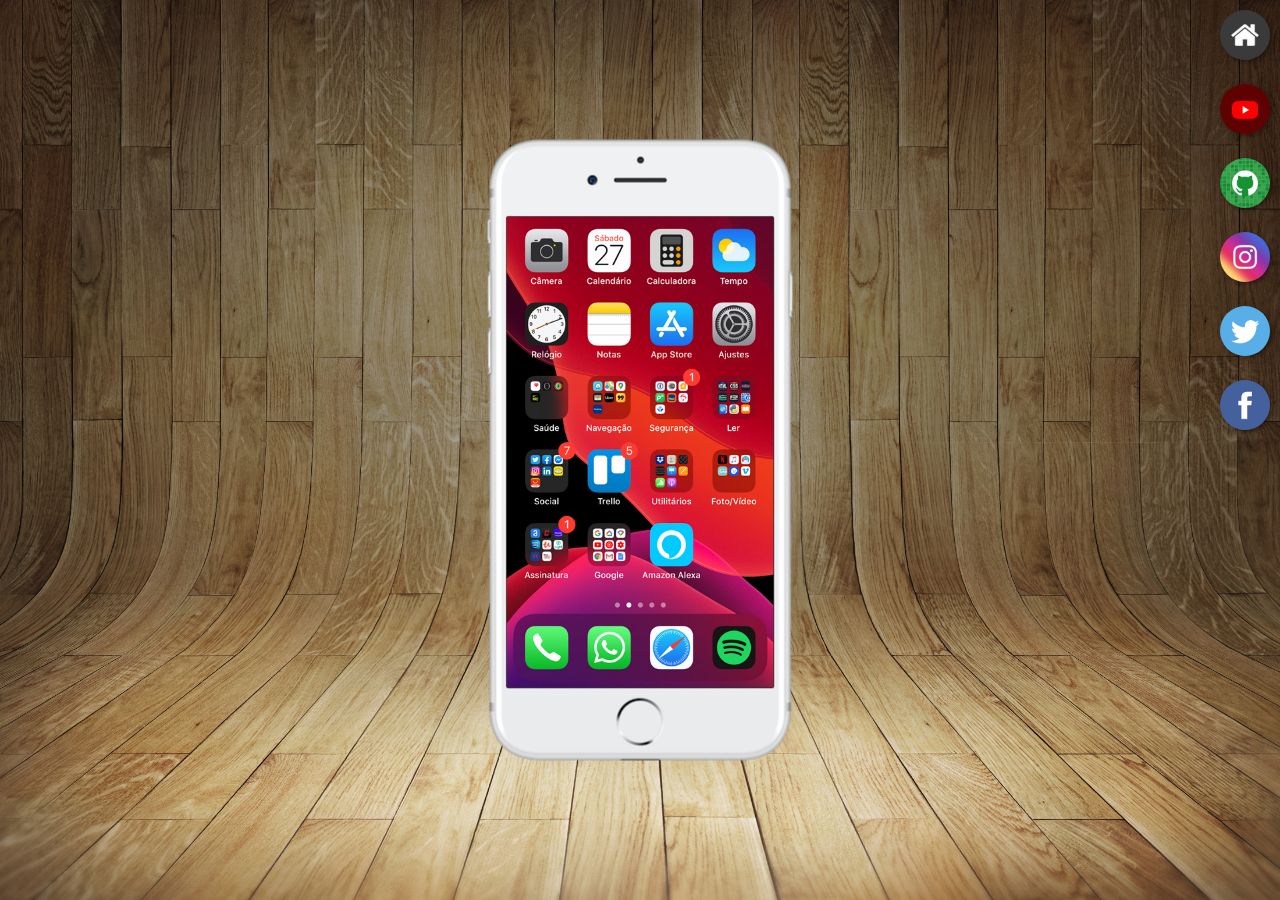
<file: index.html>
<!DOCTYPE html>
<html lang="pt-br">
<head>
    <meta charset="UTF-8">
    <meta http-equiv="X-UA-Compatible" content="IE=edge">
    <meta name="viewport" content="width=device-width, initial-scale=1.0">
    <link rel="shortcut icon" href="favicon.ico" type="image/x-icon">
    <link rel="stylesheet" href="estilos/style.css">
    <title>Projeto Redes Sociais</title>
</head>
<body>
    <main>
        <section id="telefone">
            <iframe src="home.html" frameborder="0" name="tela" id="tela"></iframe>
        </section>
        <section id="redes-sociais">
            <a href="home.html" target="tela"><img src="imagens/logo-home.jpg" alt="Home"></a><br>
            <a href="youtube.html" target="tela"><img src="imagens/logo-youtube.jpg" alt="Youtube"></a><br>
            <a href="github.html" target="tela"><img src="imagens/logo-github.jpg" alt="GitHub"></a><br>
            <a href="instagram.html" target="tela"><img src="imagens/logo-instagram.jpg" alt="Instagram"></a><br>
            <a href="twitter.html" target="tela"><img src="imagens/logo-twitter.jpg" alt="Twitter"></a><br>
            <a href="facebook.html" target="tela"><img src="imagens/logo-facebook.jpg" alt="Facebook"></a><br>
        </section>
    </main>
</body>
</html>
</file>
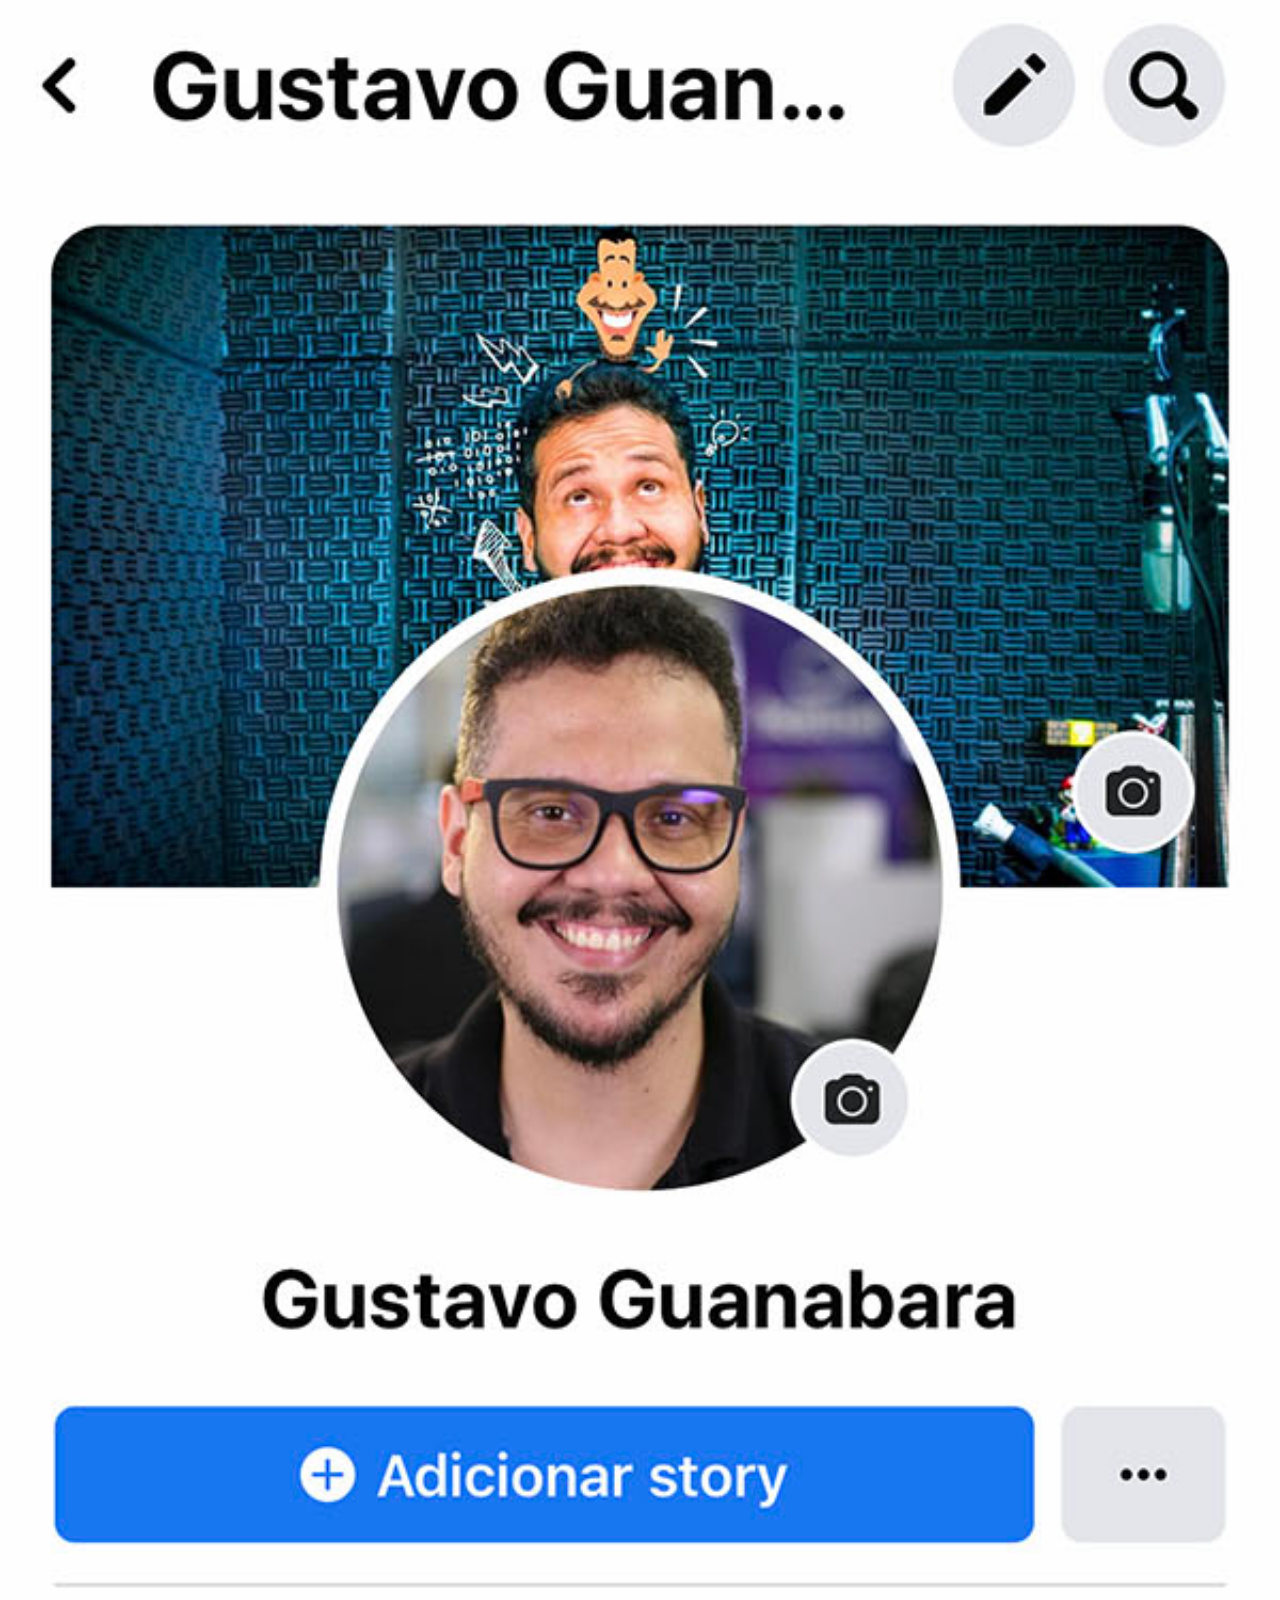
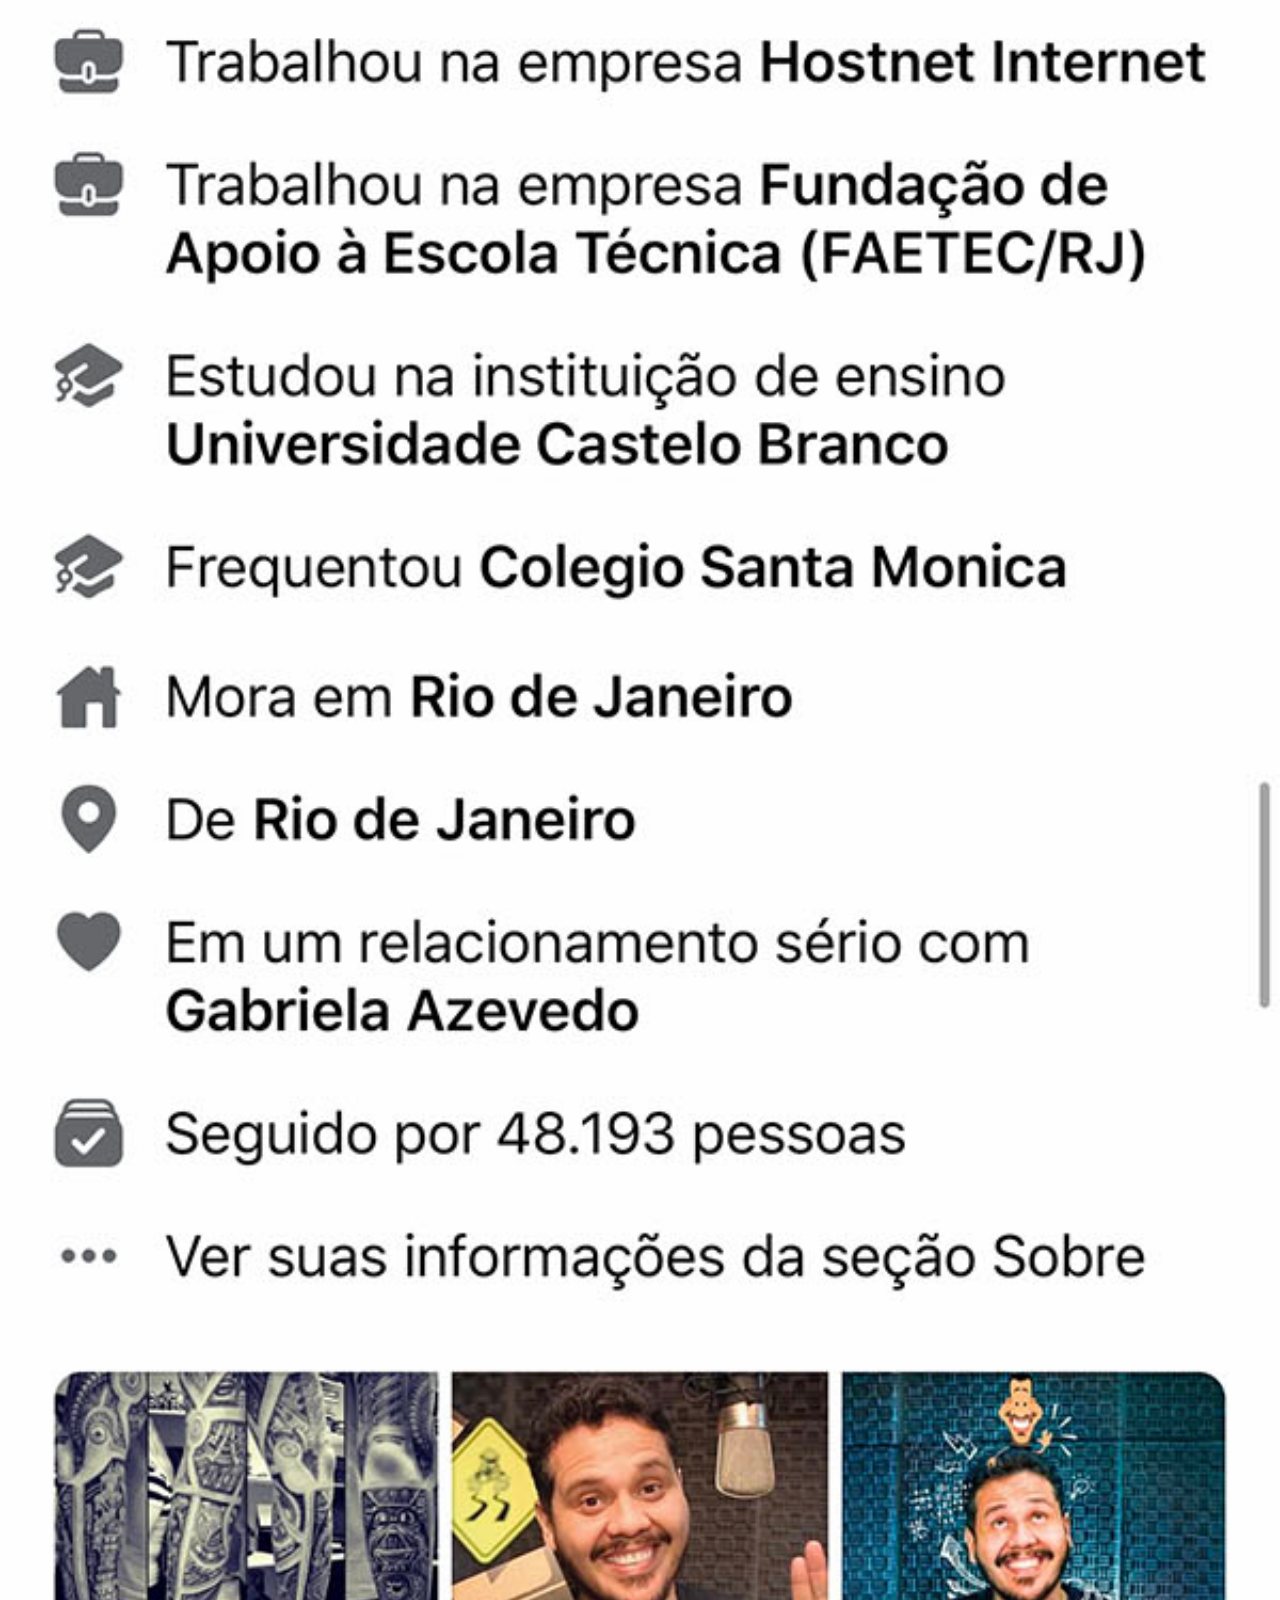
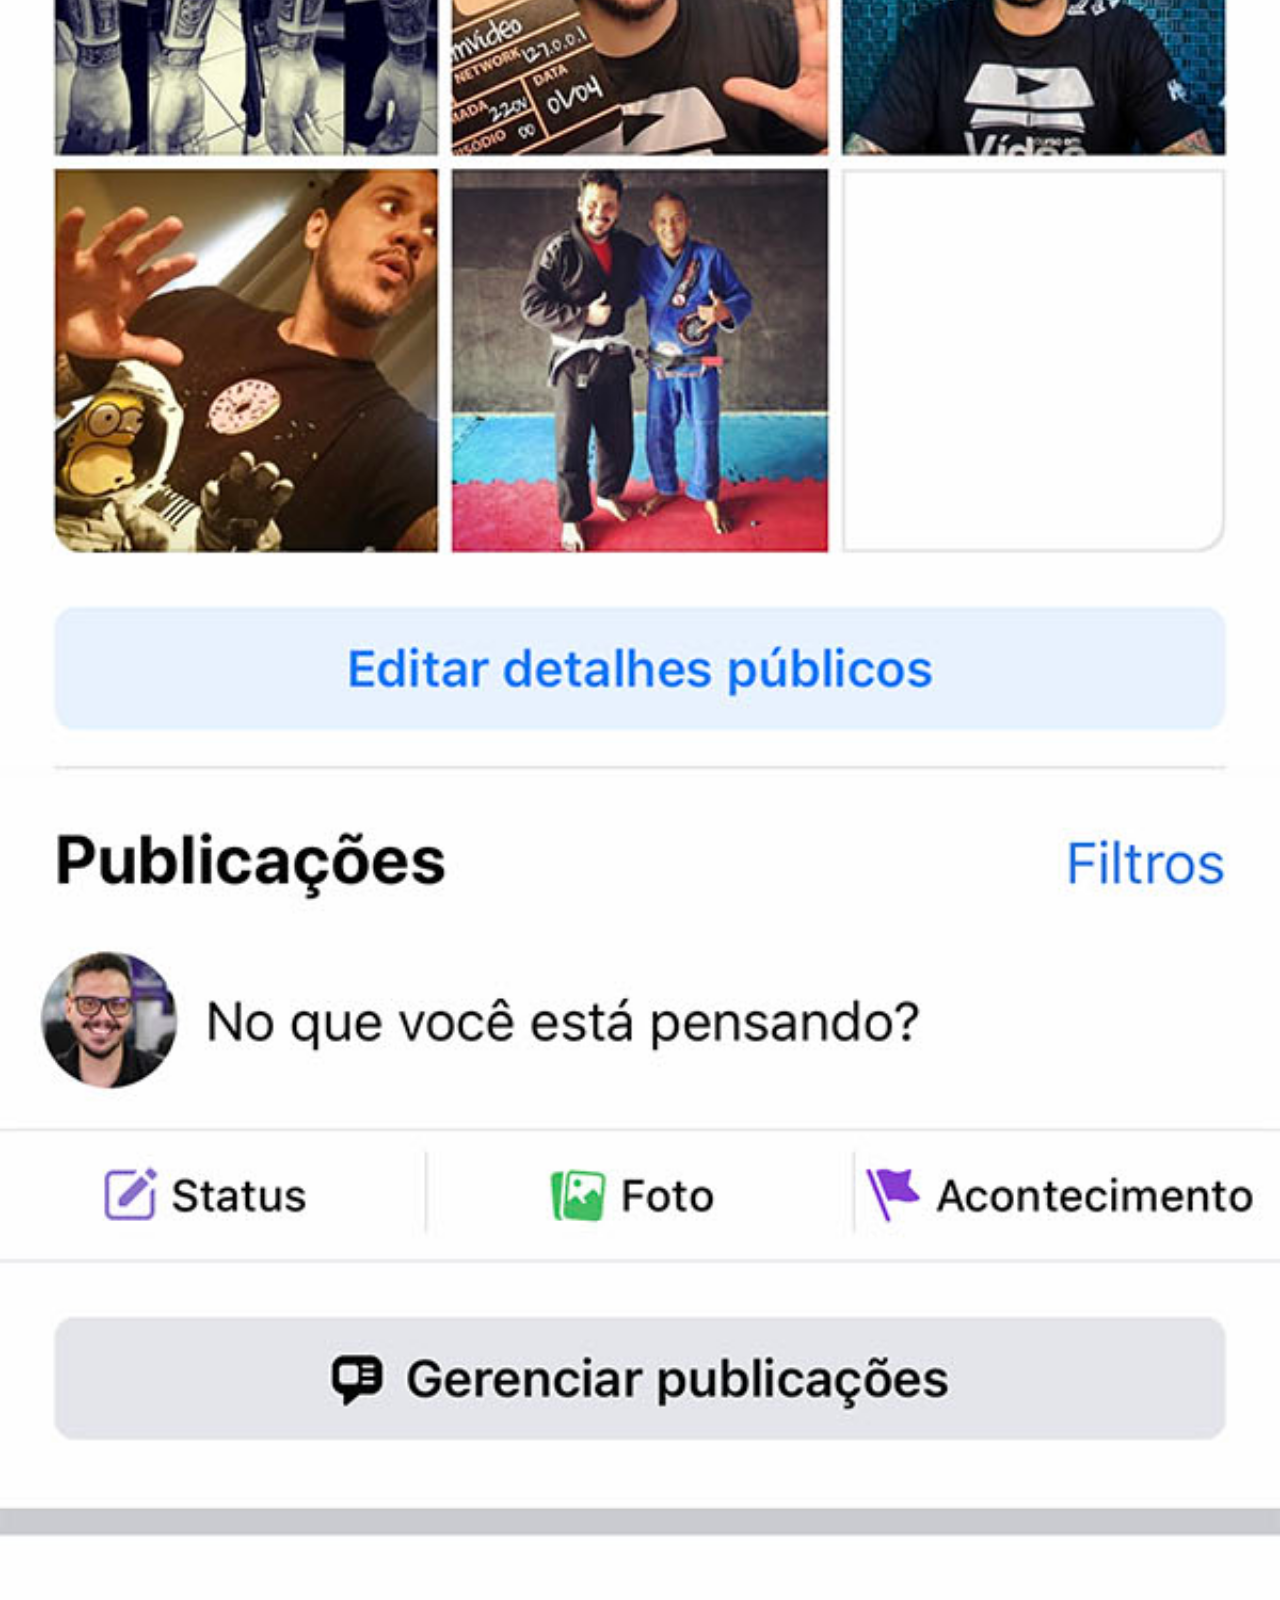
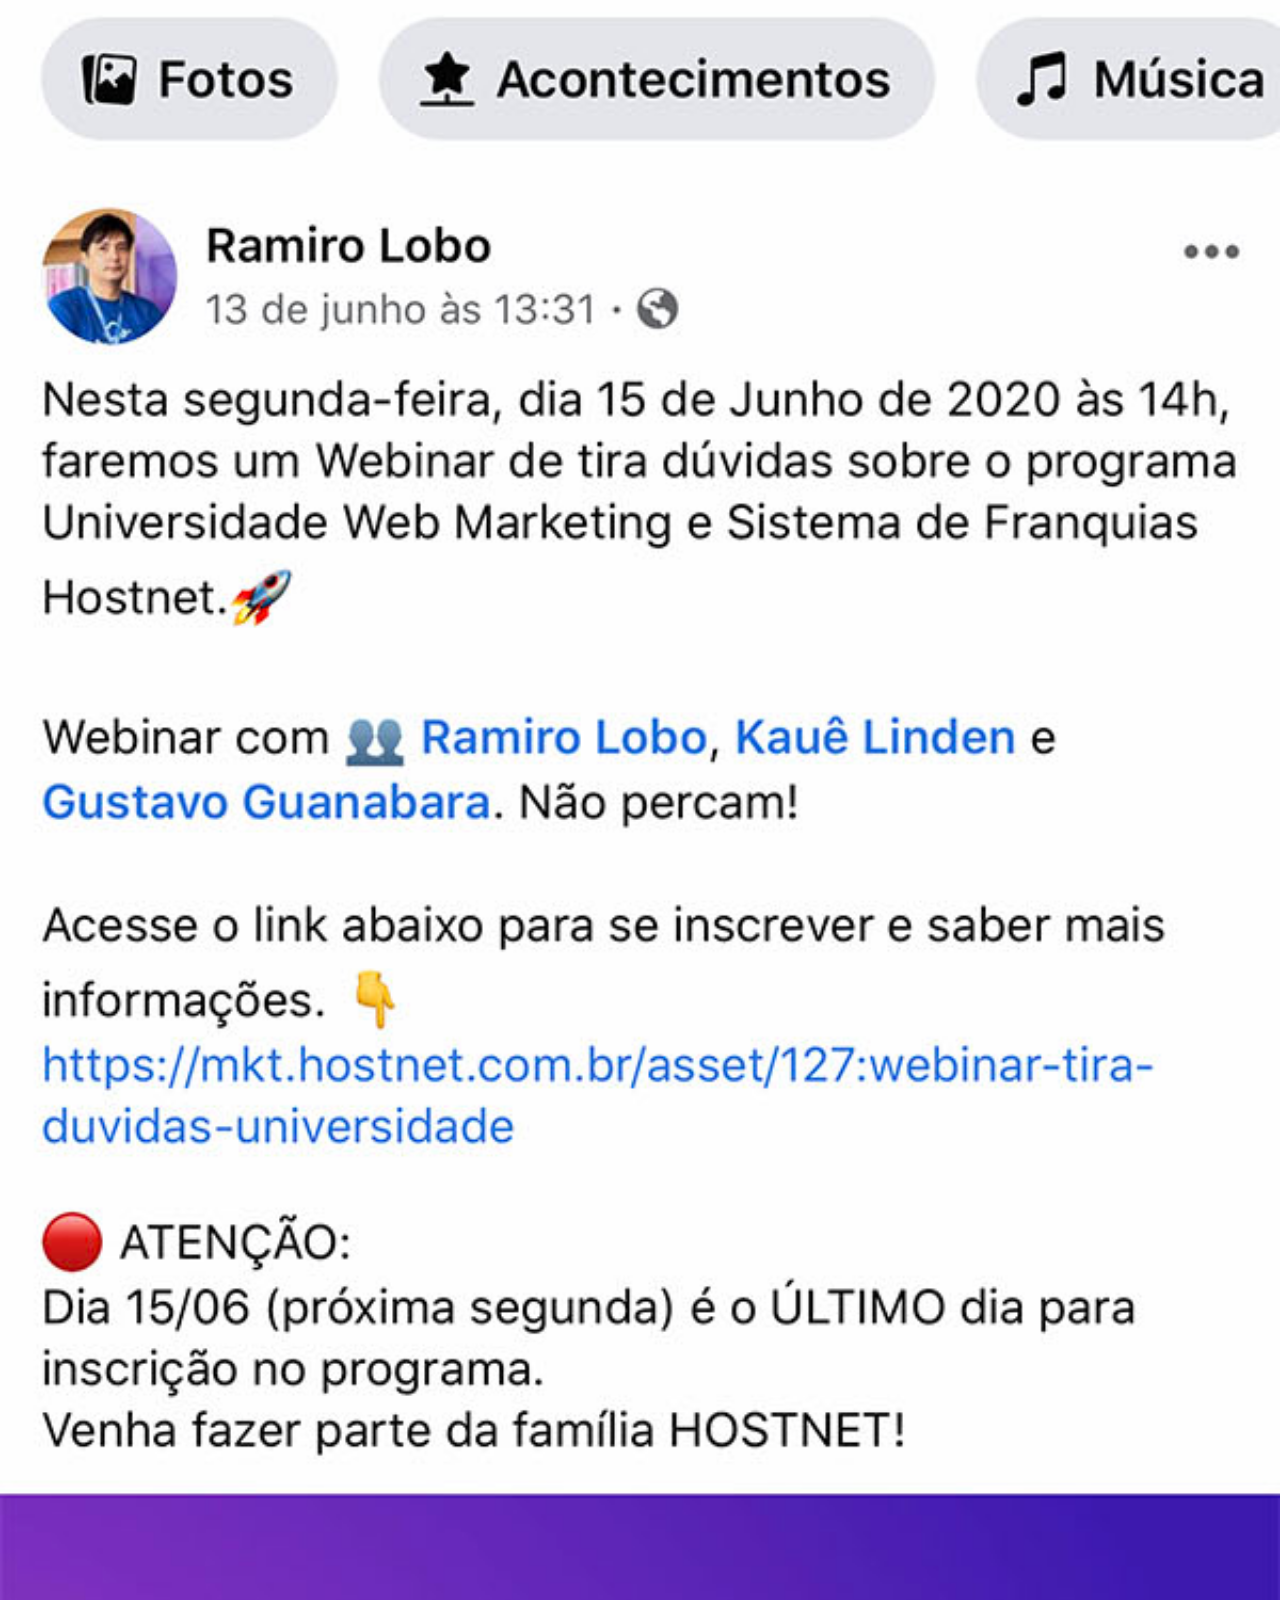
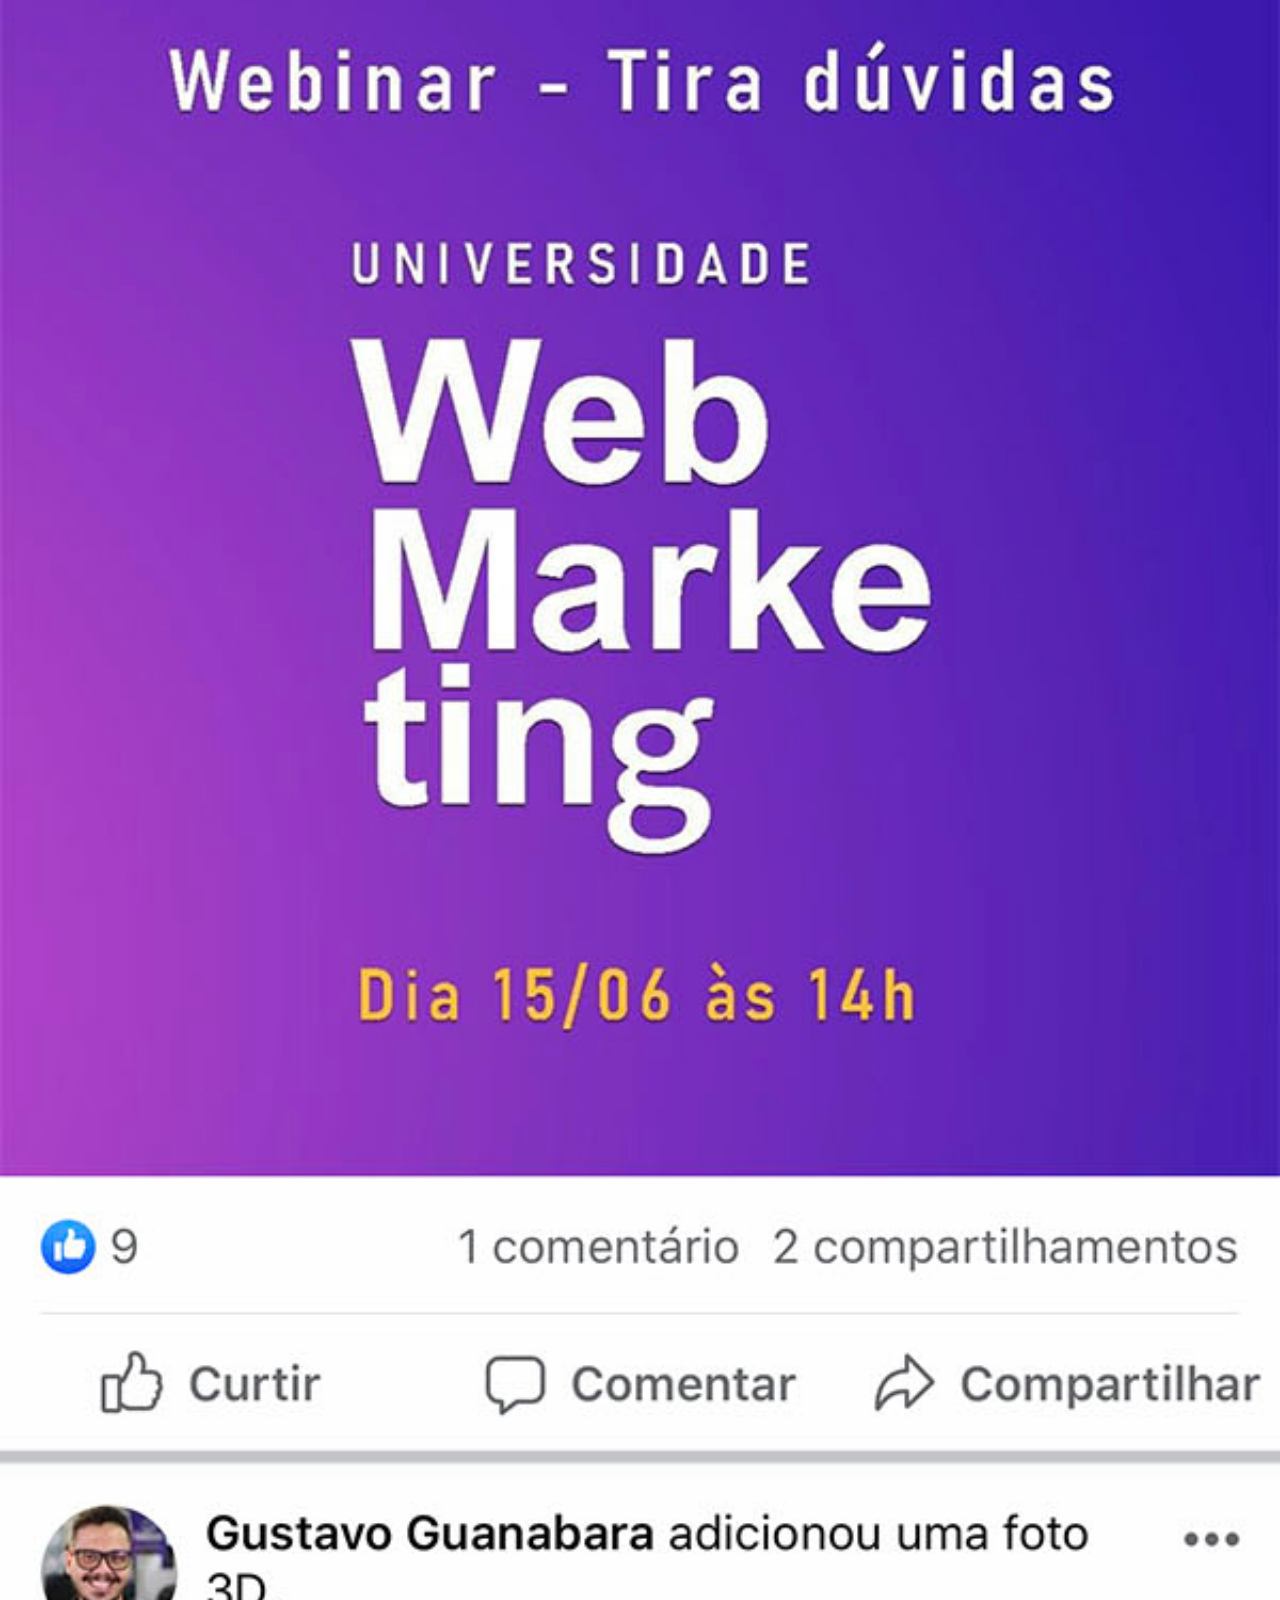
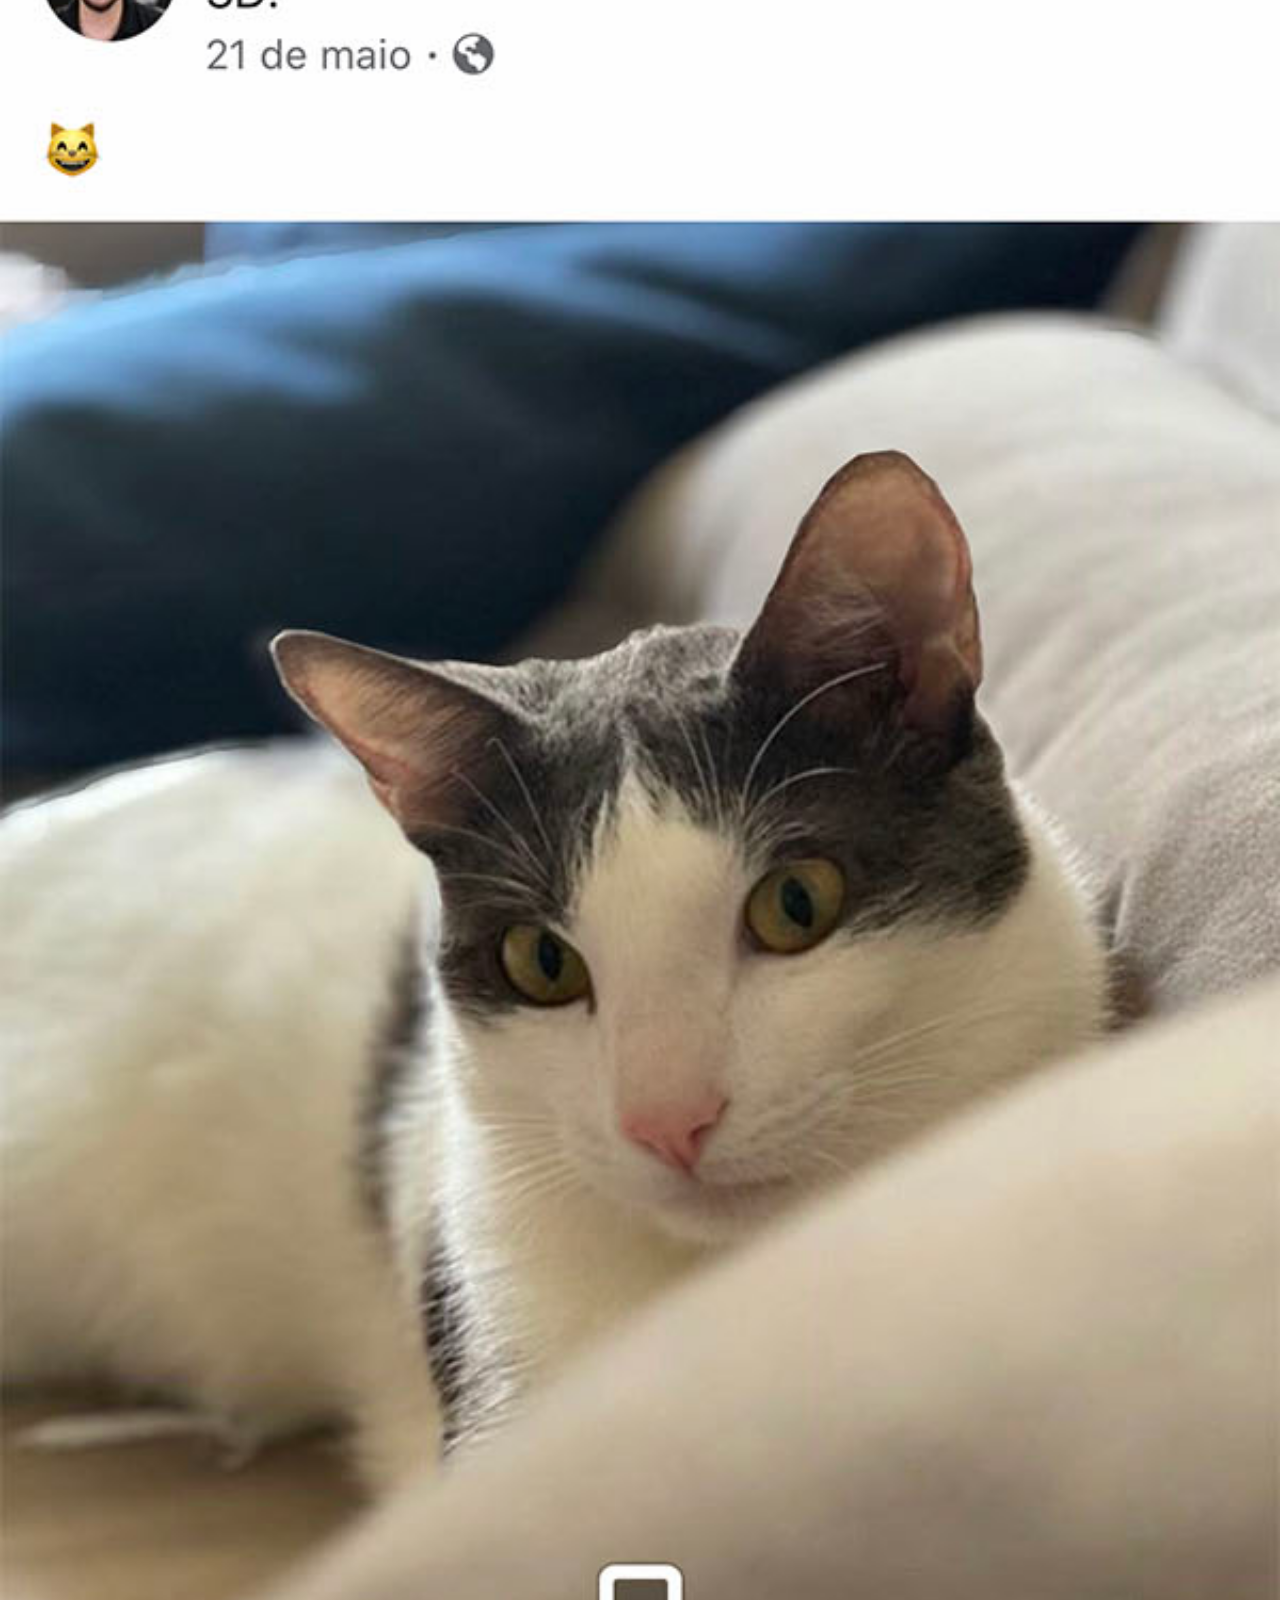
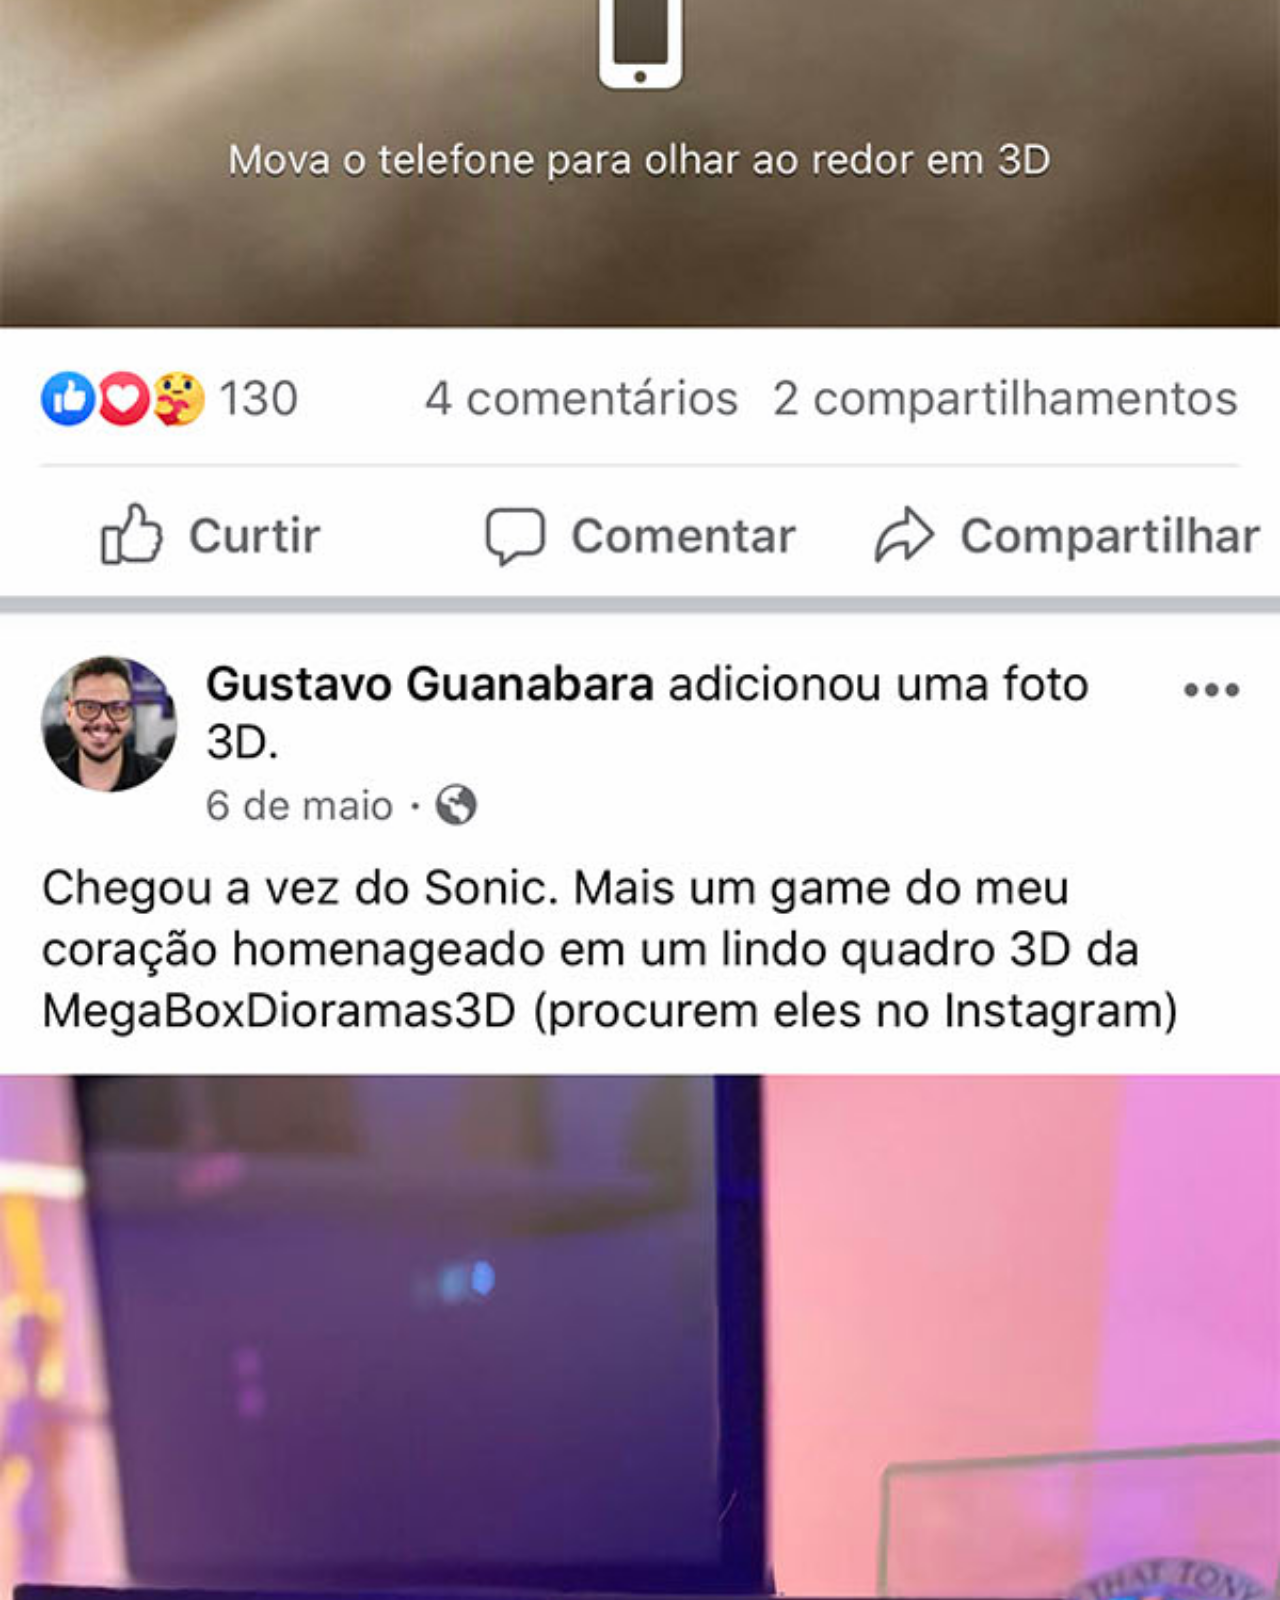
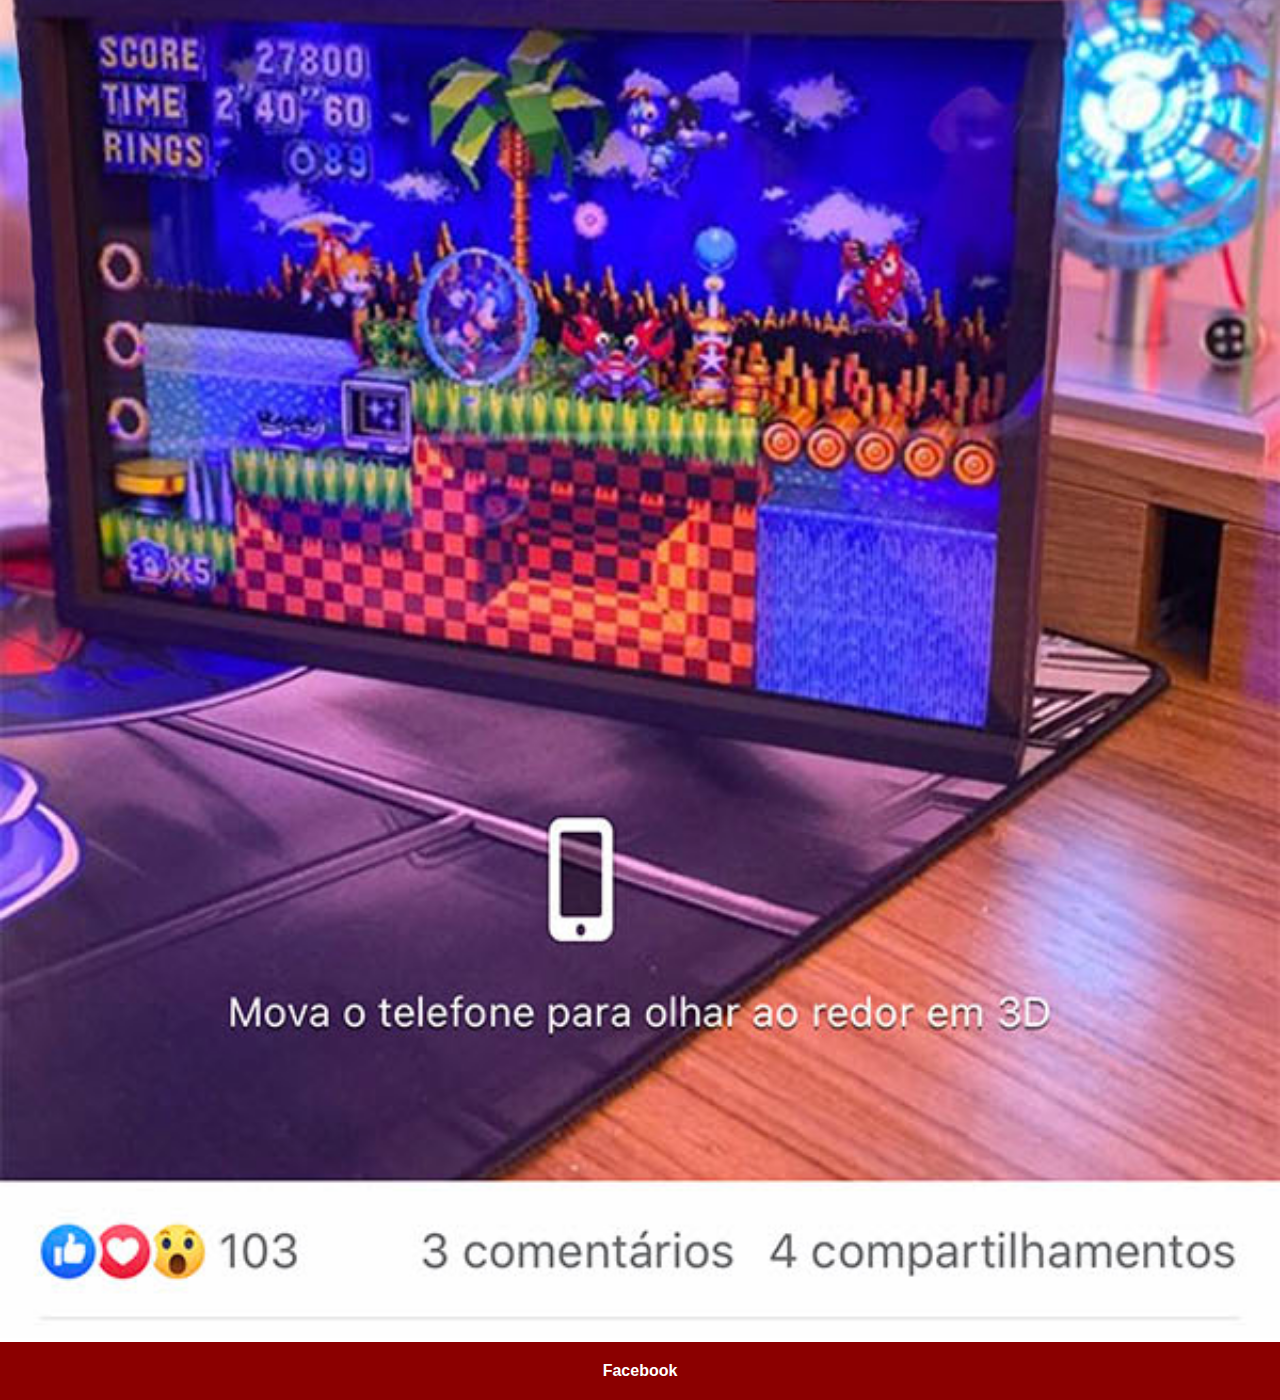
<file: facebook.html>
<!DOCTYPE html>
<html lang="pt-br">
<head>
    <meta charset="UTF-8">
    <meta http-equiv="X-UA-Compatible" content="IE=edge">
    <meta name="viewport" content="width=device-width, initial-scale=1.0">
    <title>Facebook</title>
    <link rel="stylesheet" href="estilos/social.css">
</head>
<body>
    <img src="imagens/tela-facebook.jpg" alt="Facebook">
    <a href="https://www.facebook.com/gustavoguanabara/?locale=pt_BR" target="_blank">Facebook</a>
</body>
</html>
</file>
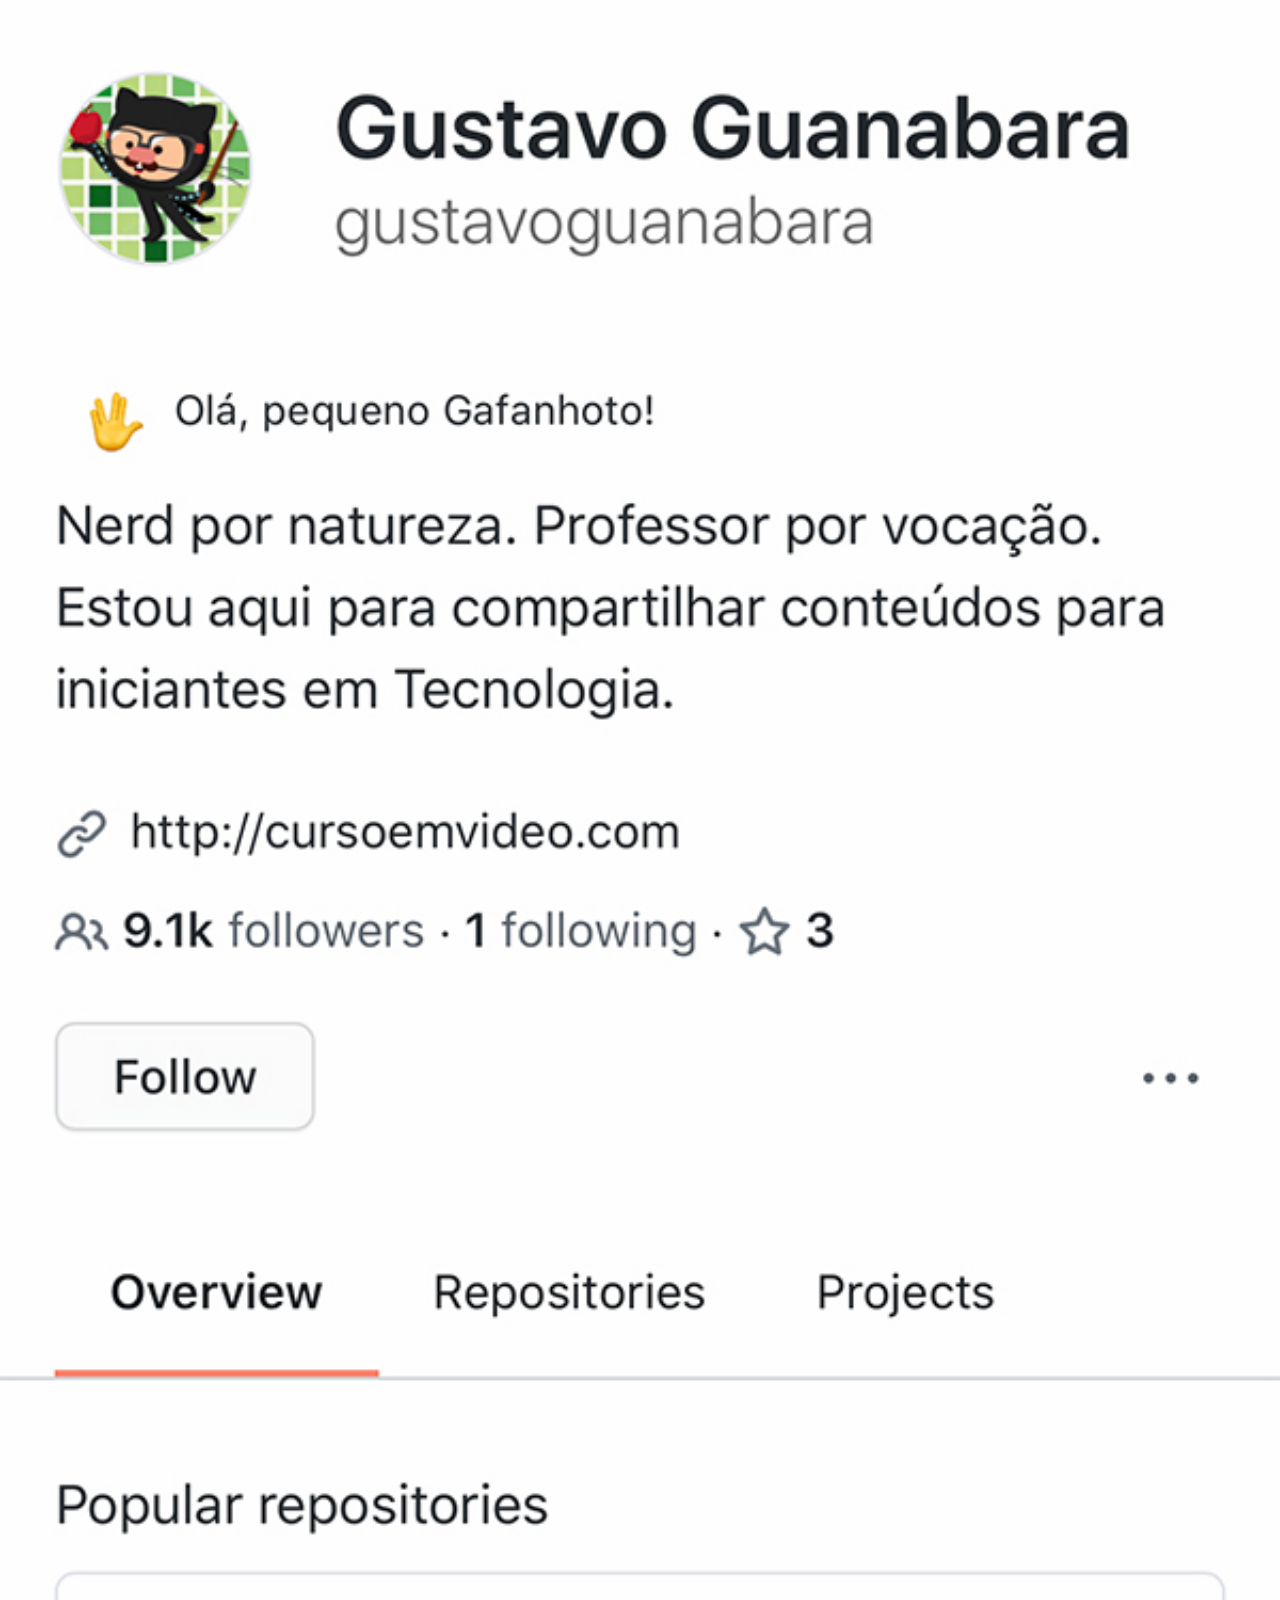
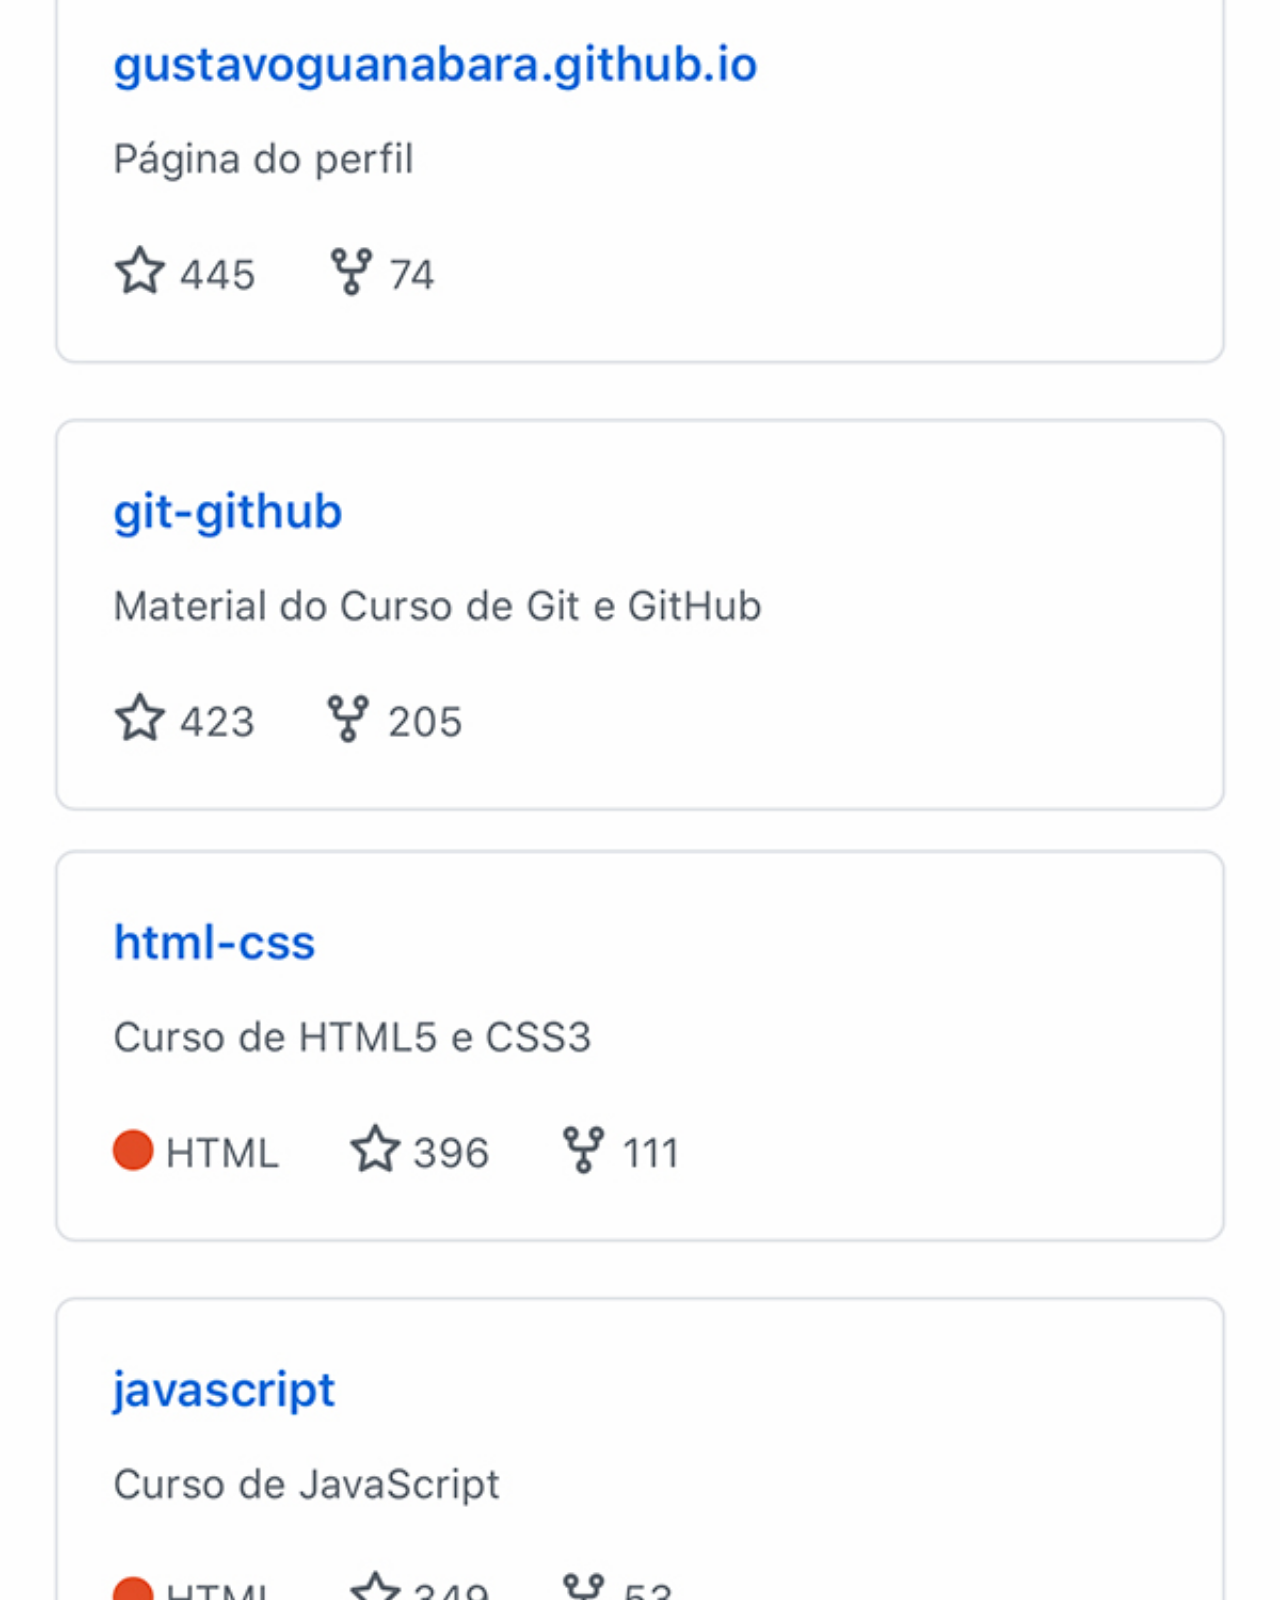
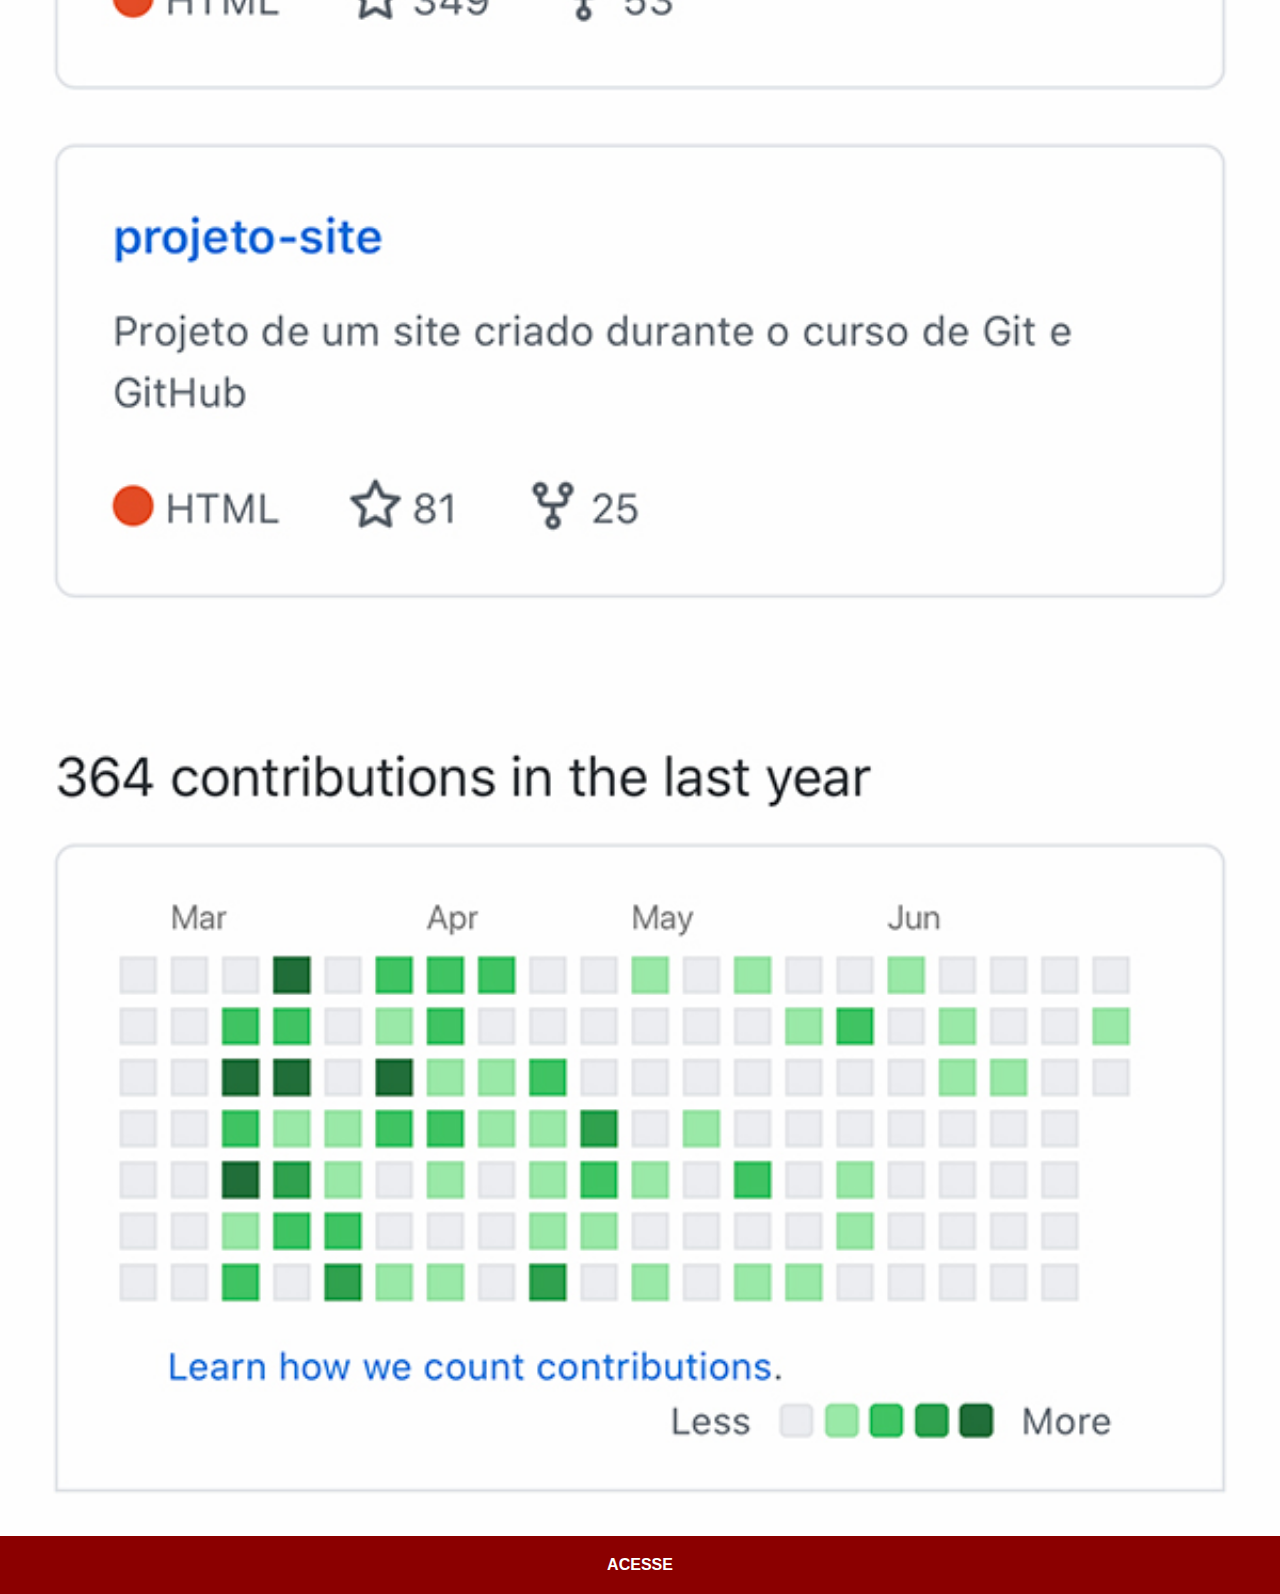
<file: github.html>
<!DOCTYPE html>
<html lang="pt-br">
<head>
    <meta charset="UTF-8">
    <meta http-equiv="X-UA-Compatible" content="IE=edge">
    <meta name="viewport" content="width=device-width, initial-scale=1.0">
    <title>Github</title>
    <link rel="stylesheet" href="estilos/social.css">
</head>
<body>
    <img src="imagens/tela-github.jpg" alt="Github">
    <a href="https://github.com/gustavoguanabara" target="_blank">ACESSE</a>
</body>
</html>
</file>
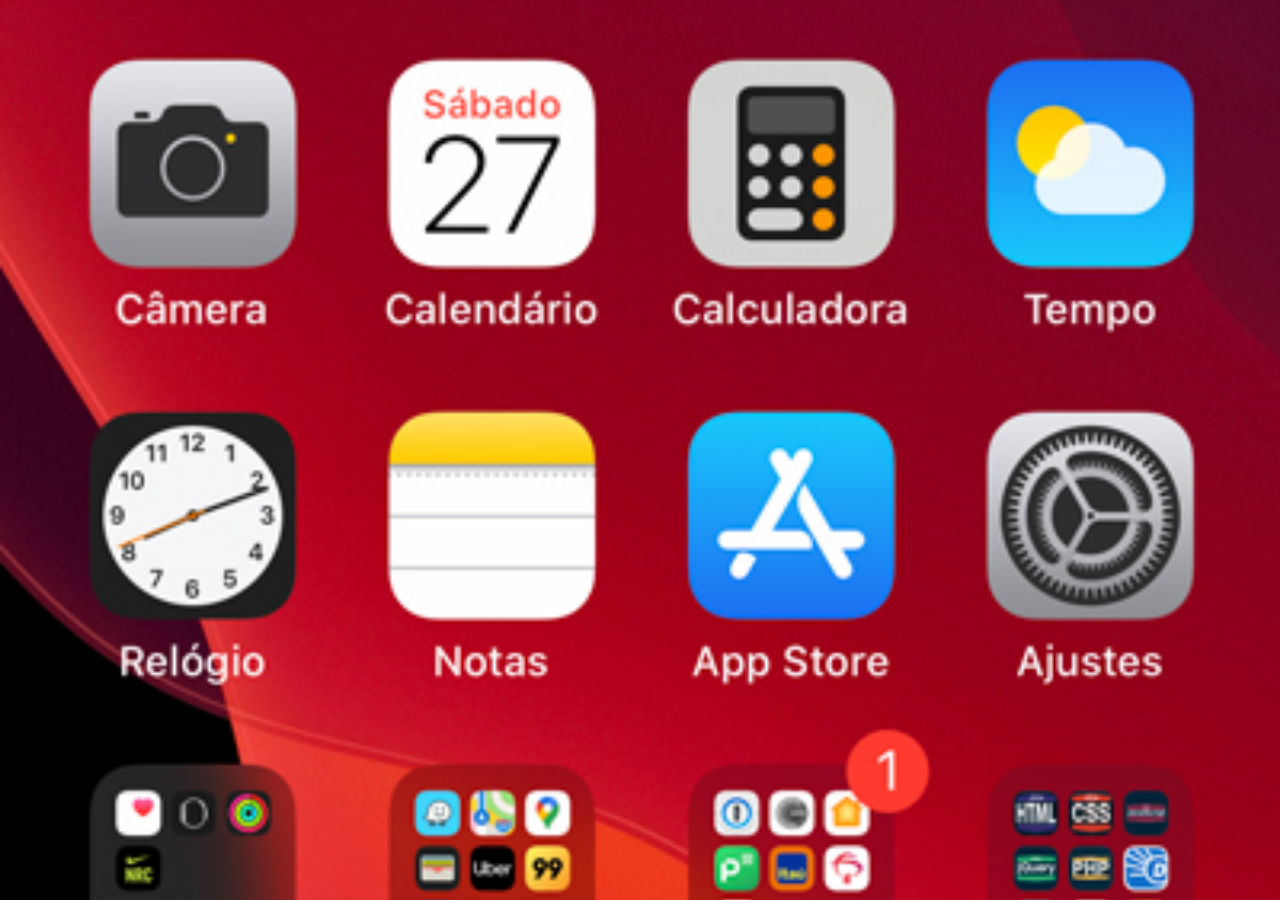
<file: home.html>
<!DOCTYPE html>
<html lang="pt-br">
<head>
    <meta charset="UTF-8">
    <meta http-equiv="X-UA-Compatible" content="IE=edge">
    <meta name="viewport" content="width=device-width, initial-scale=1.0">
    <title>|Home</title>
</head>
<style>
    * {
        margin: 0px;
        padding: 0px;

    }

    body {
        width: 100vw;
        height: 100vh;
        background: black url('imagens/tela-home.jpg') no-repeat top center ;
        background-size: cover;
    }
    
</style>
<body>
    
</body>
</html>
</file>
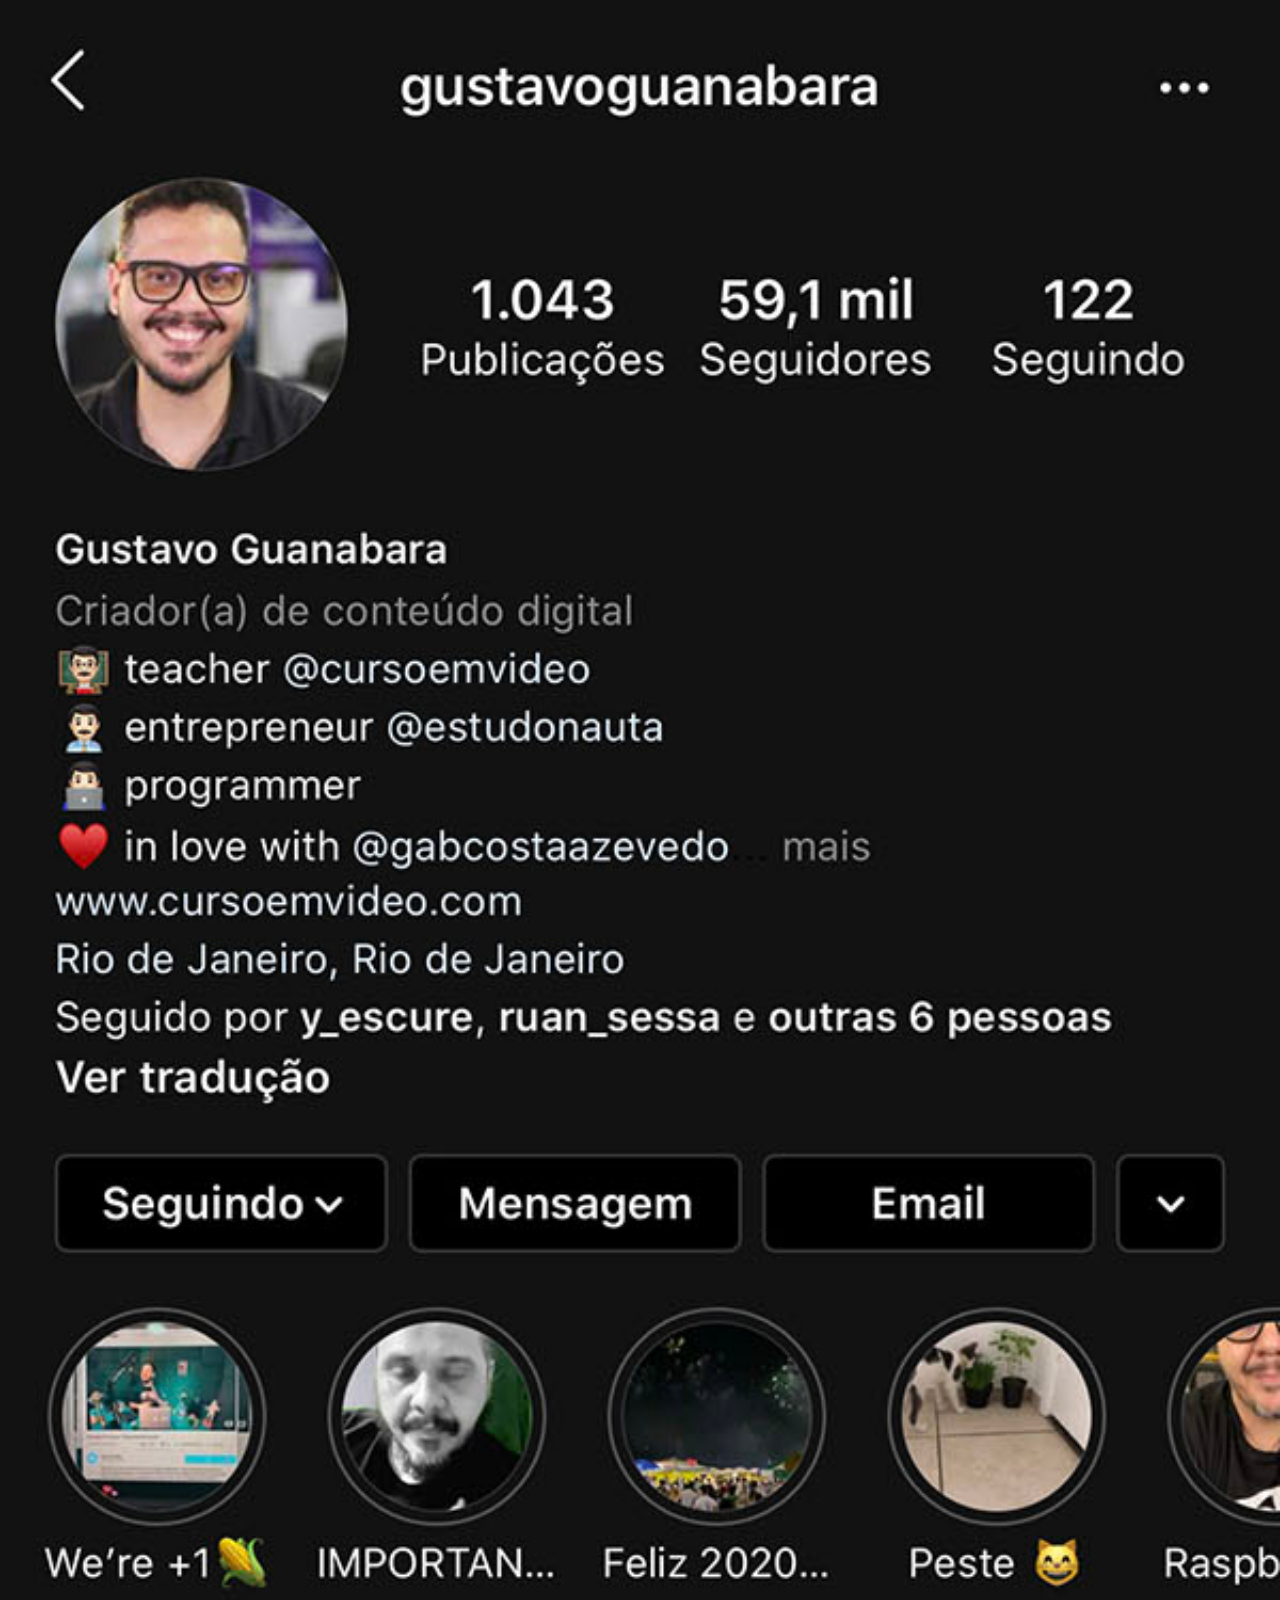
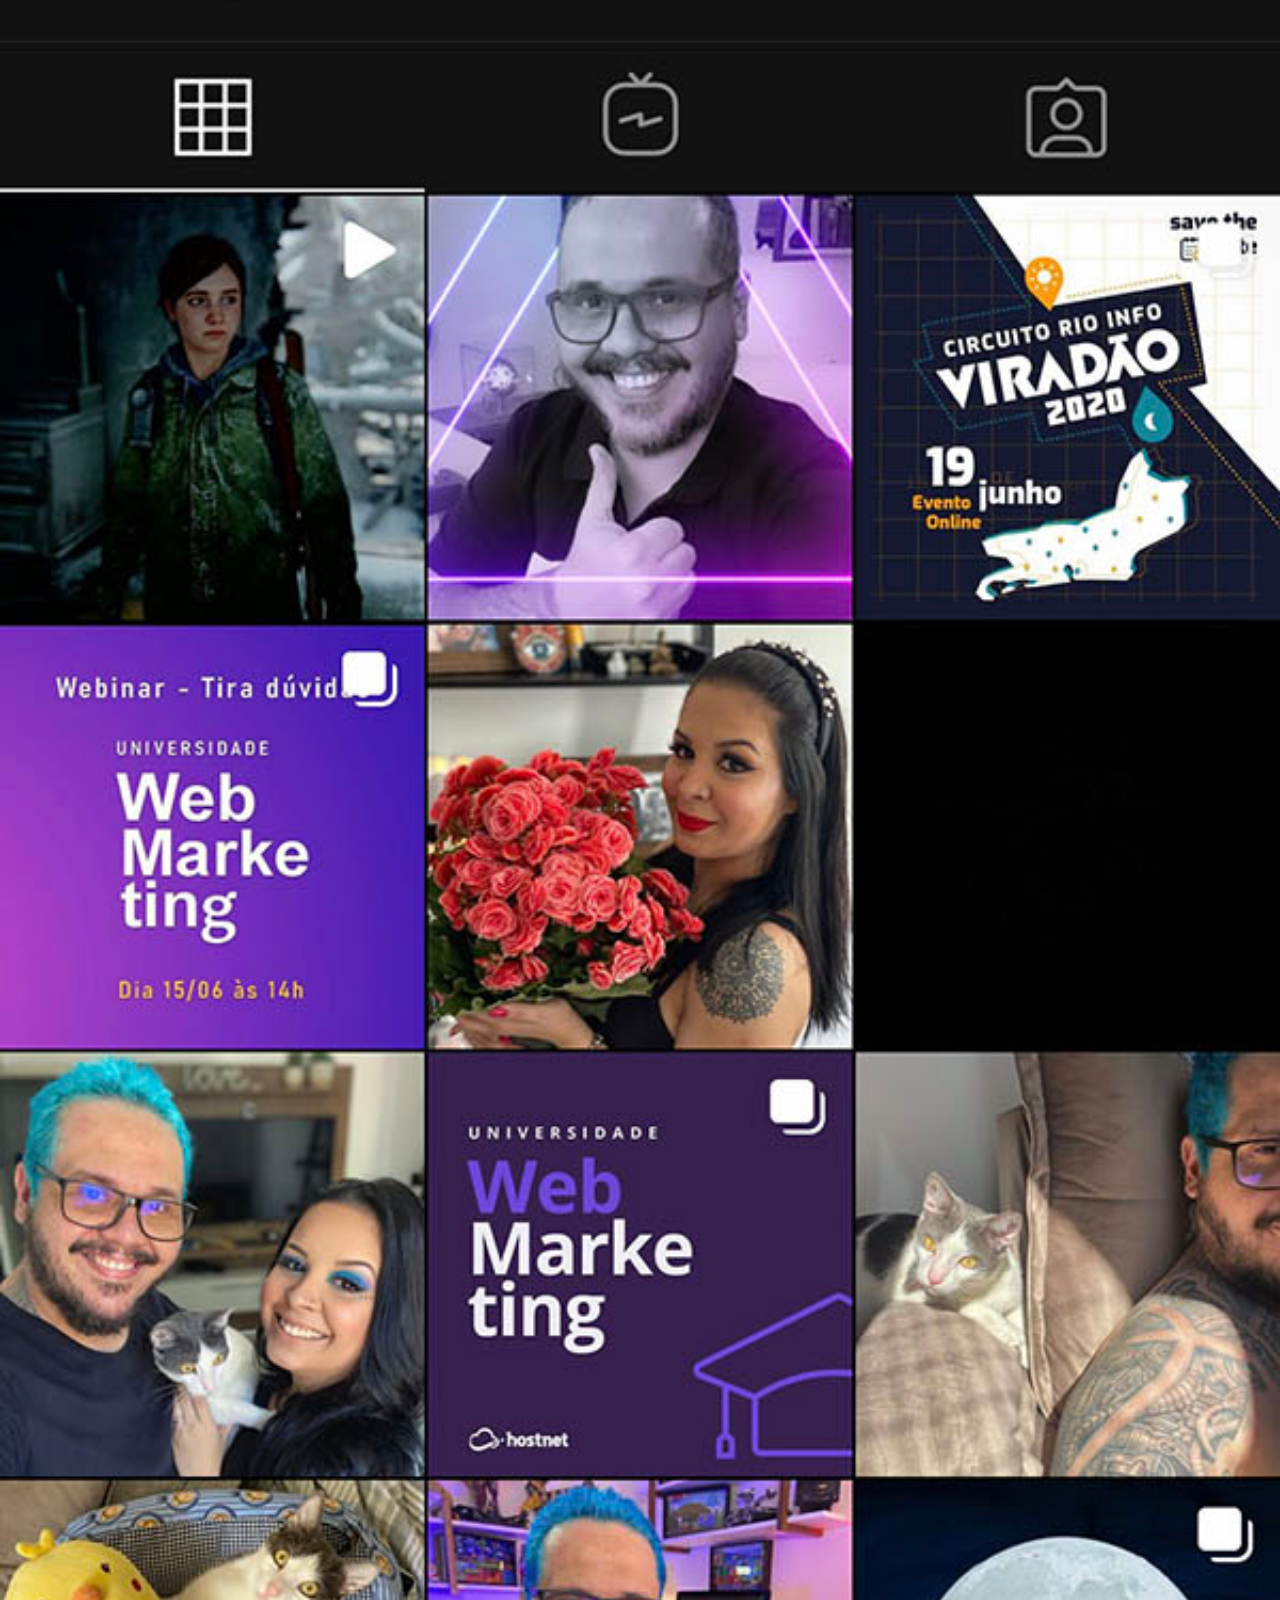
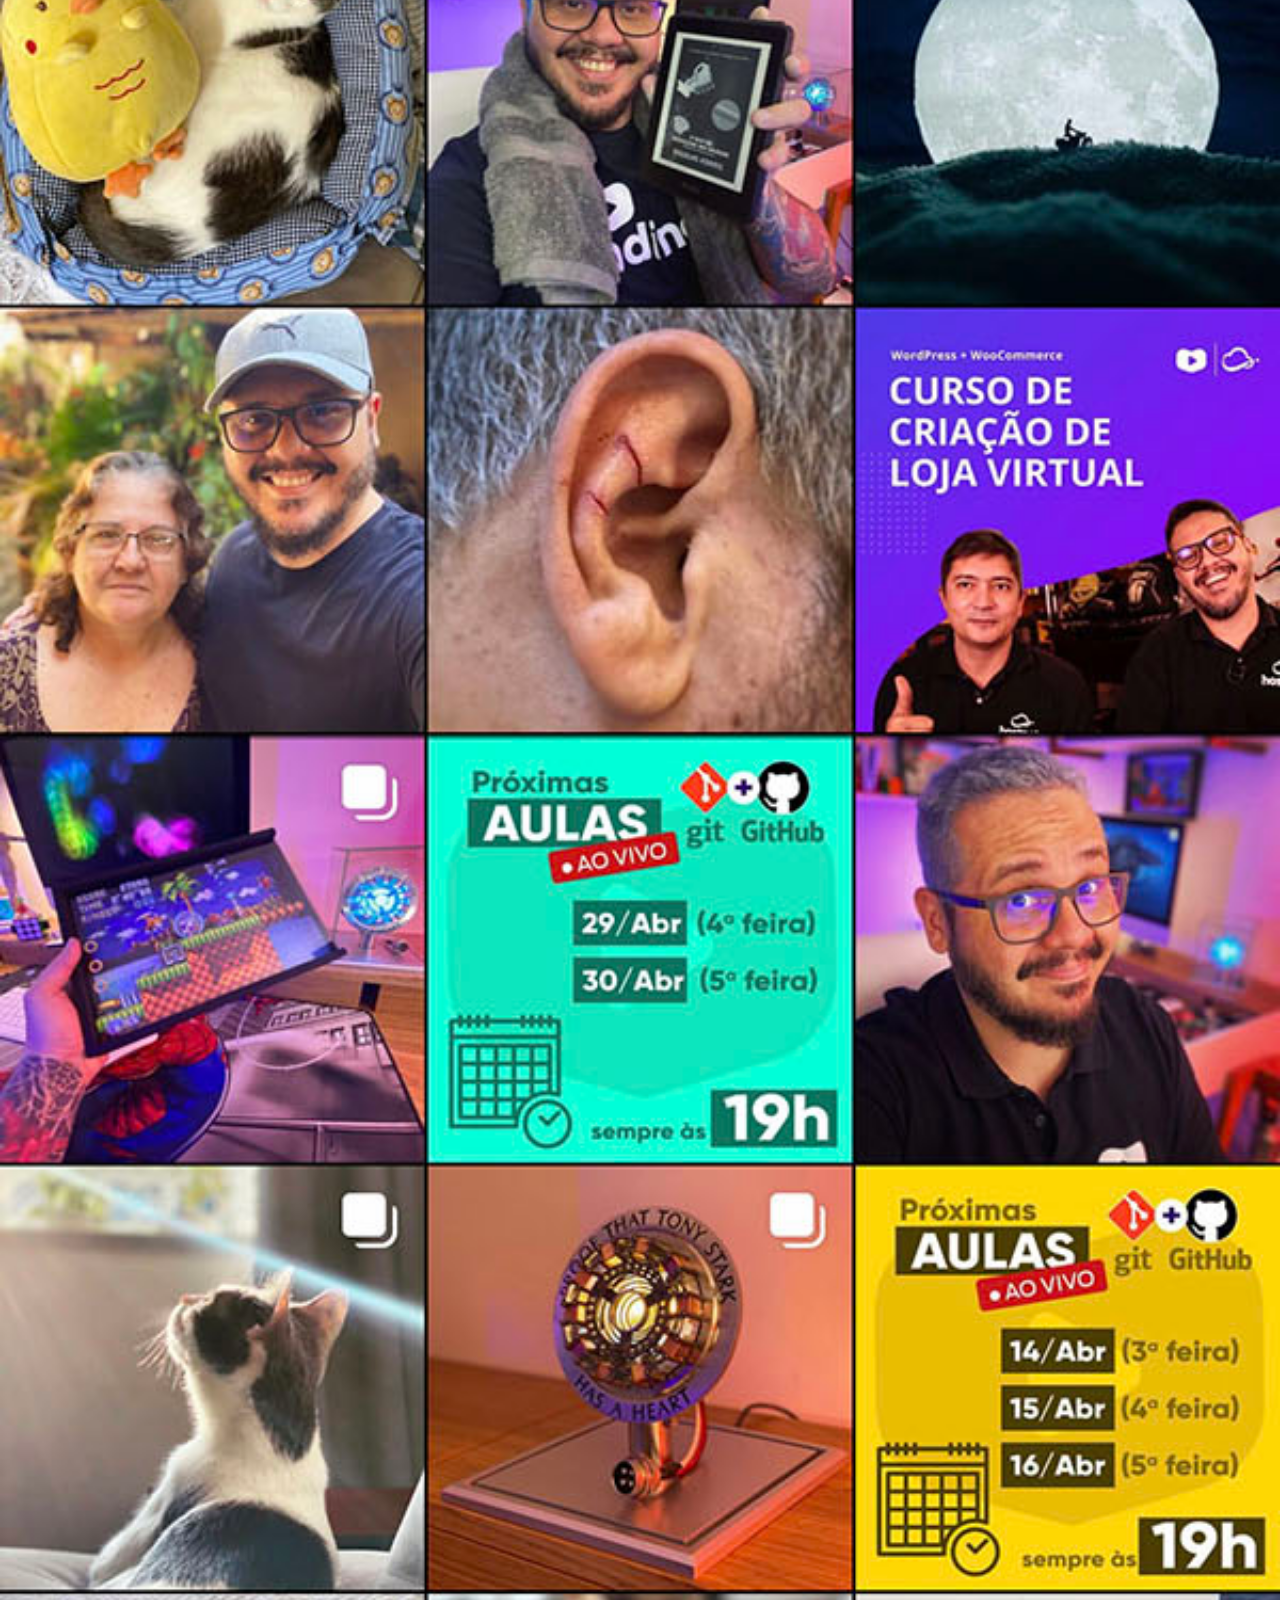
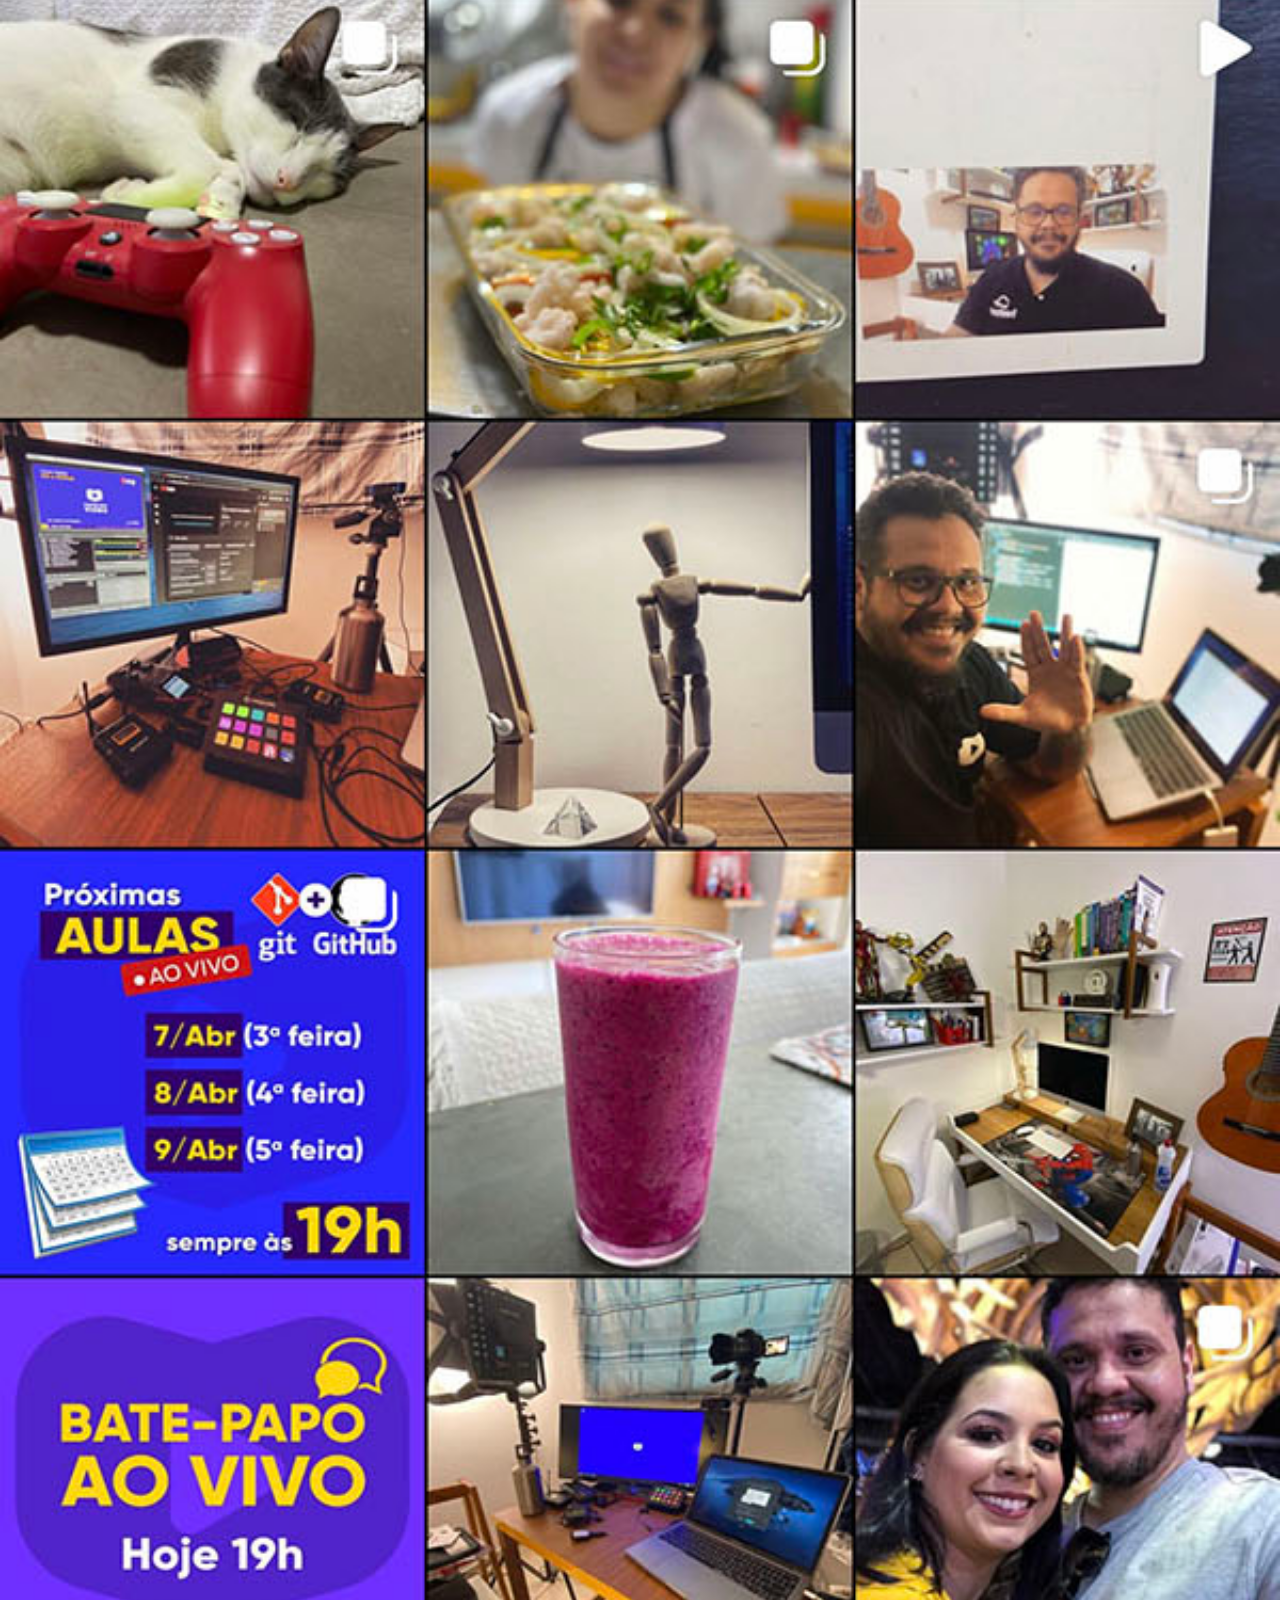
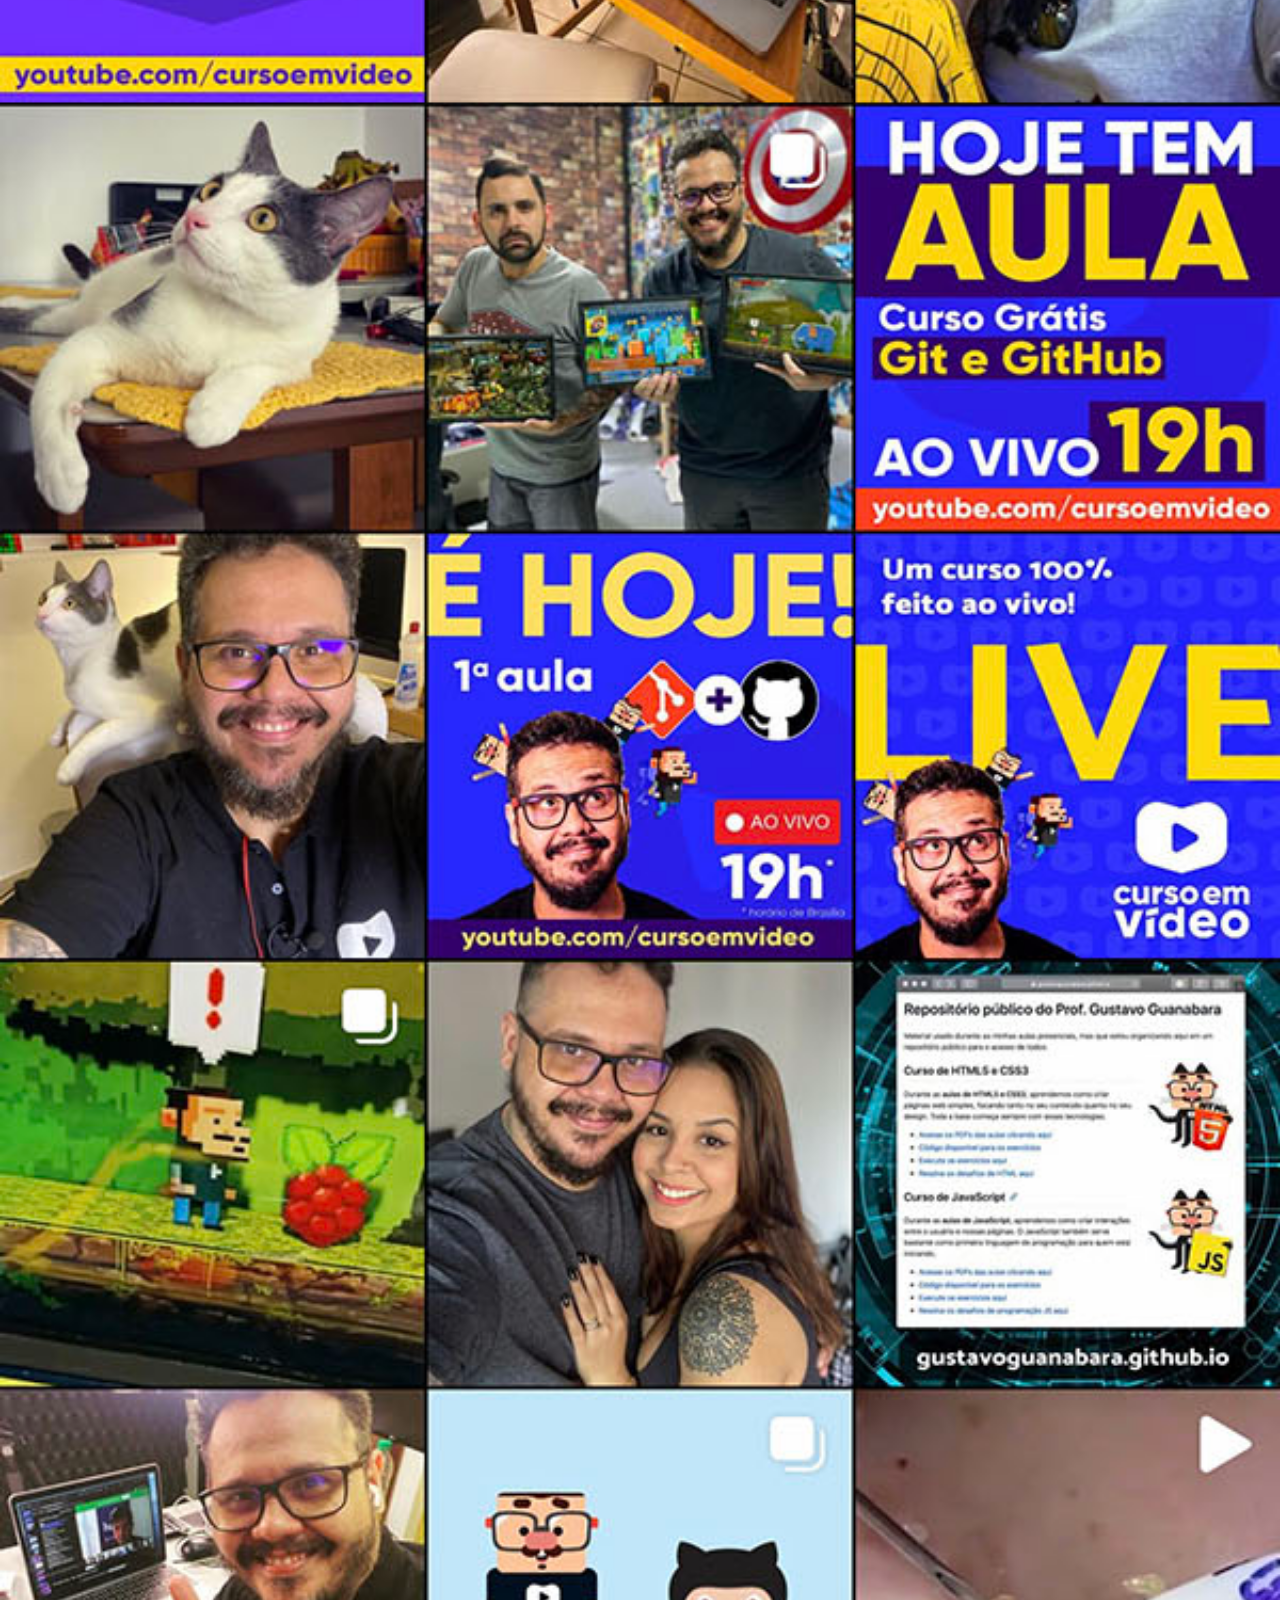
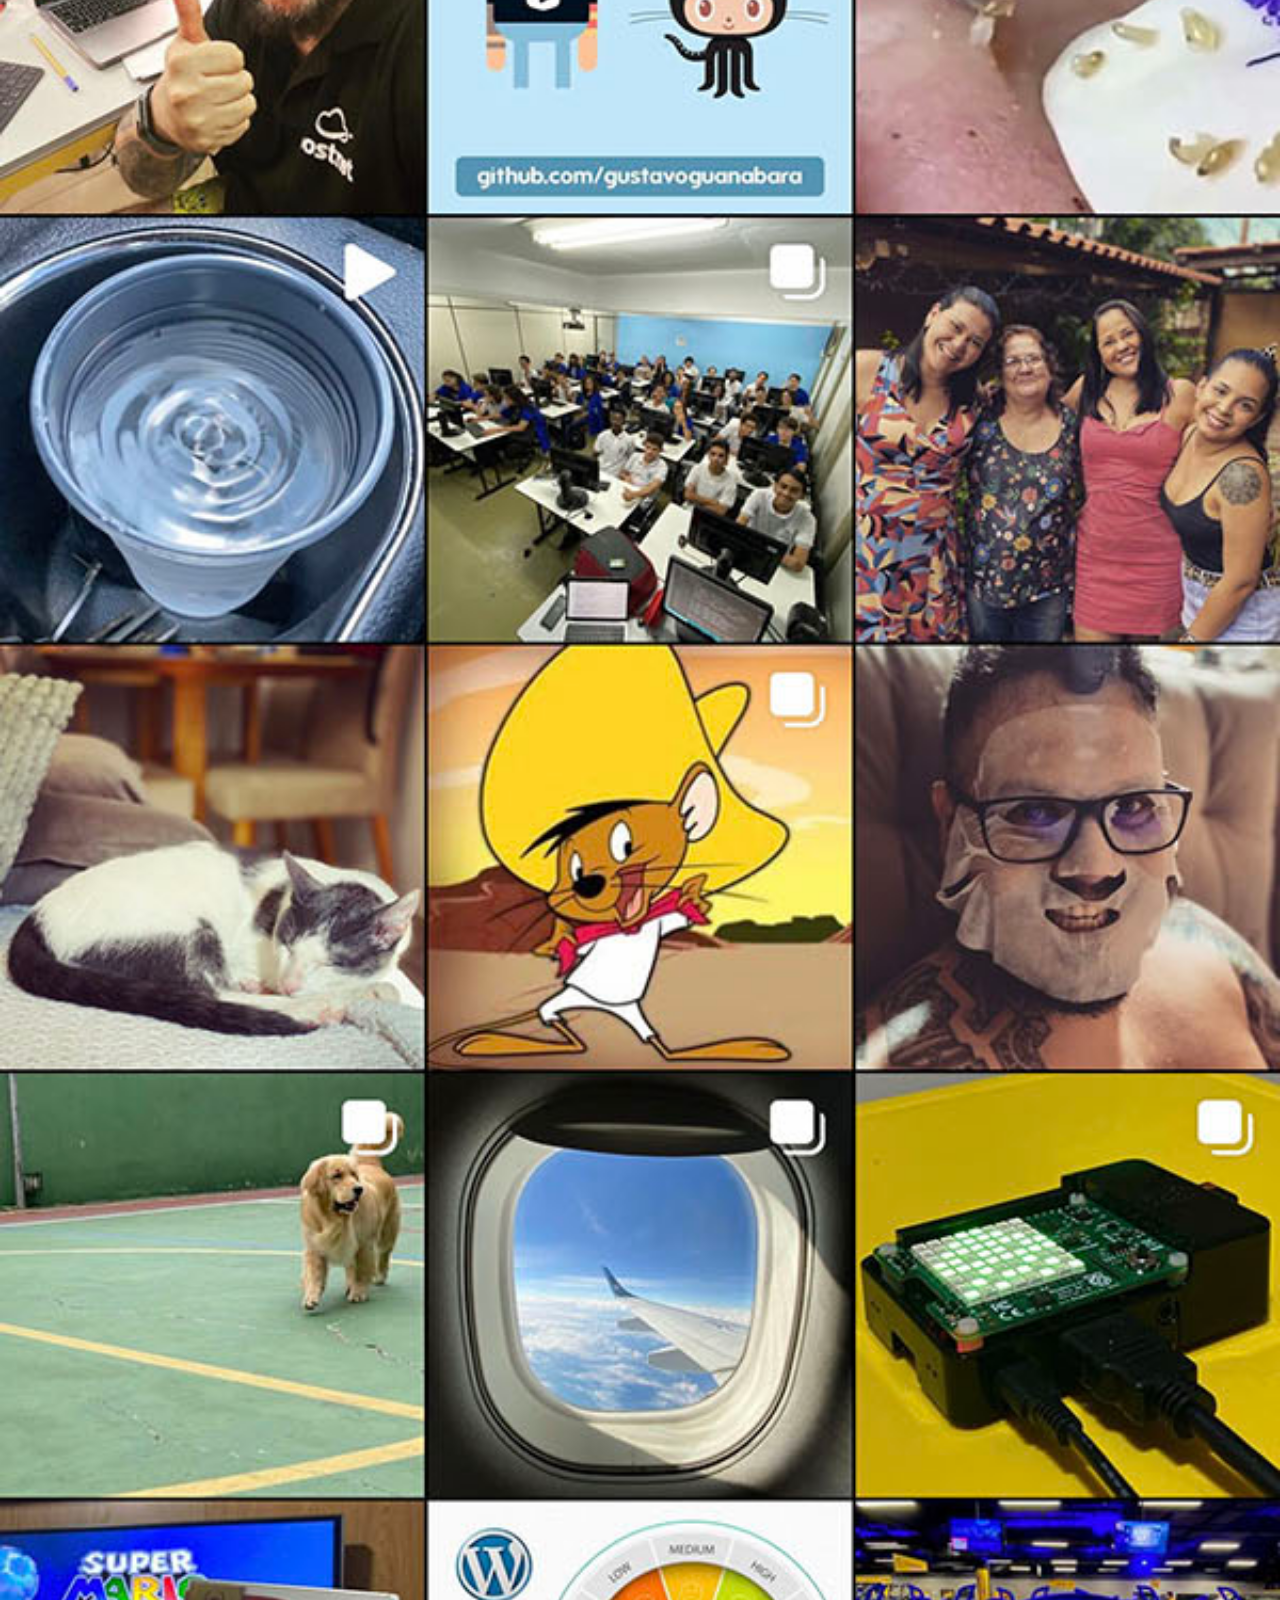
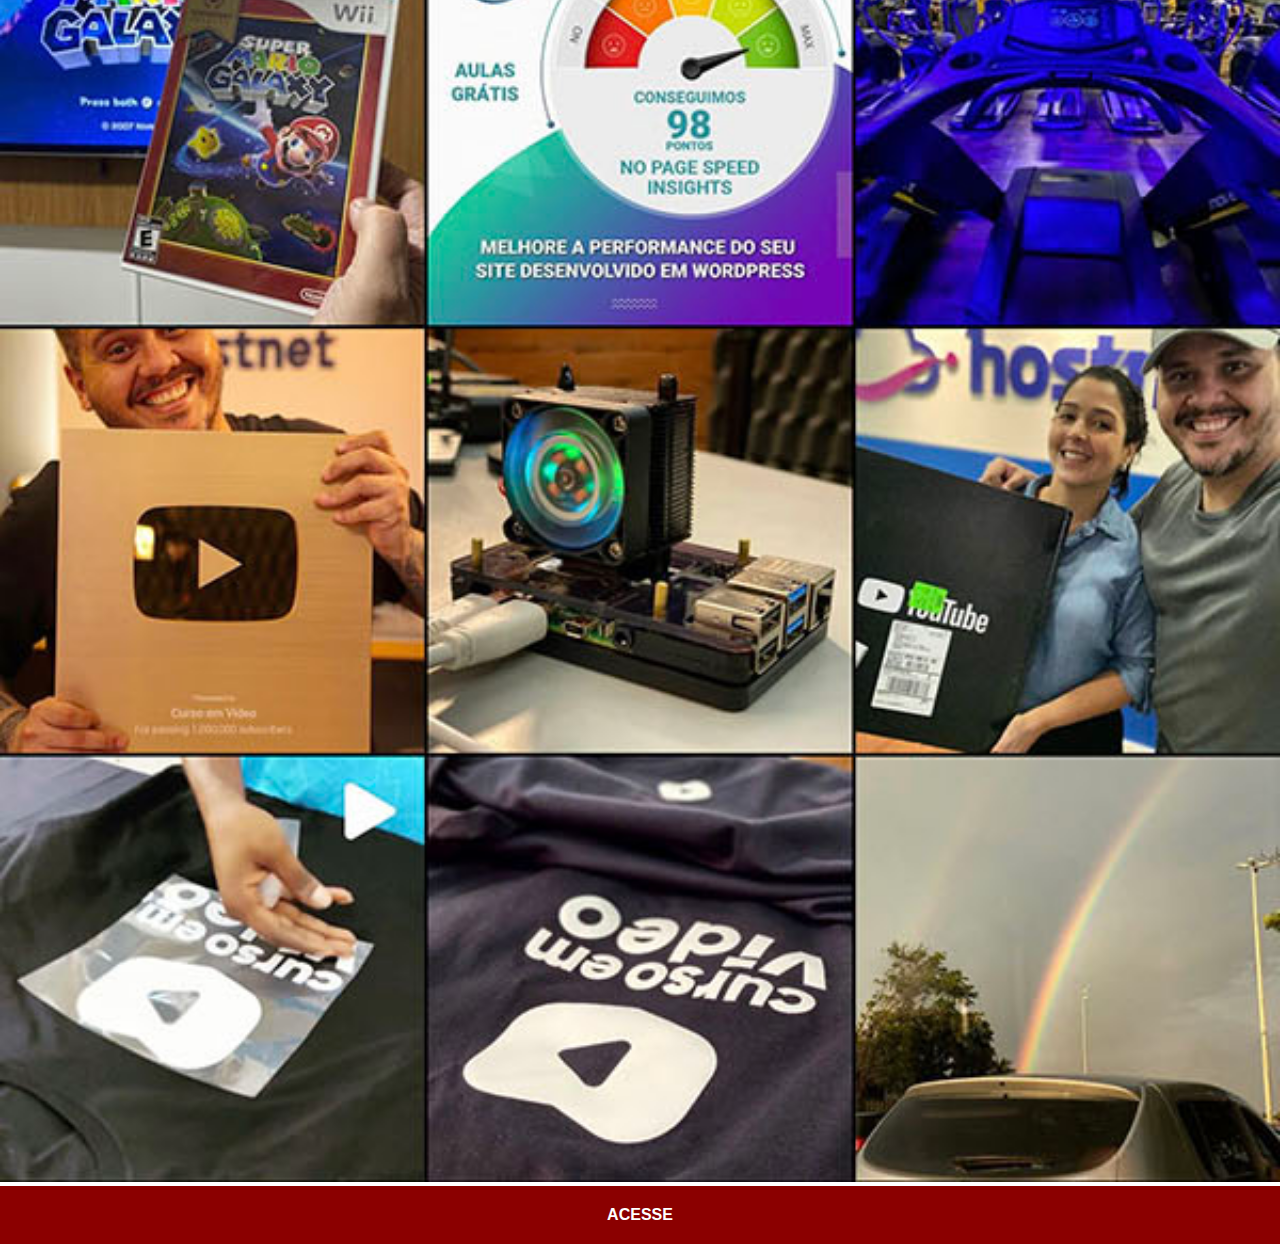
<file: instagram.html>
<!DOCTYPE html>
<html lang="pt-br">
<head>
    <meta charset="UTF-8">
    <meta http-equiv="X-UA-Compatible" content="IE=edge">
    <meta name="viewport" content="width=device-width, initial-scale=1.0">
    <title>Instagram</title>
    <link rel="stylesheet" href="estilos/social.css">
</head>
<body>
    <img src="imagens/tela-instagram.jpg" alt="Intagram">
    <a href="https://www.instagram.com/gustavoguanabara/" target="_blank">ACESSE</a>
</body>
</html>
</file>
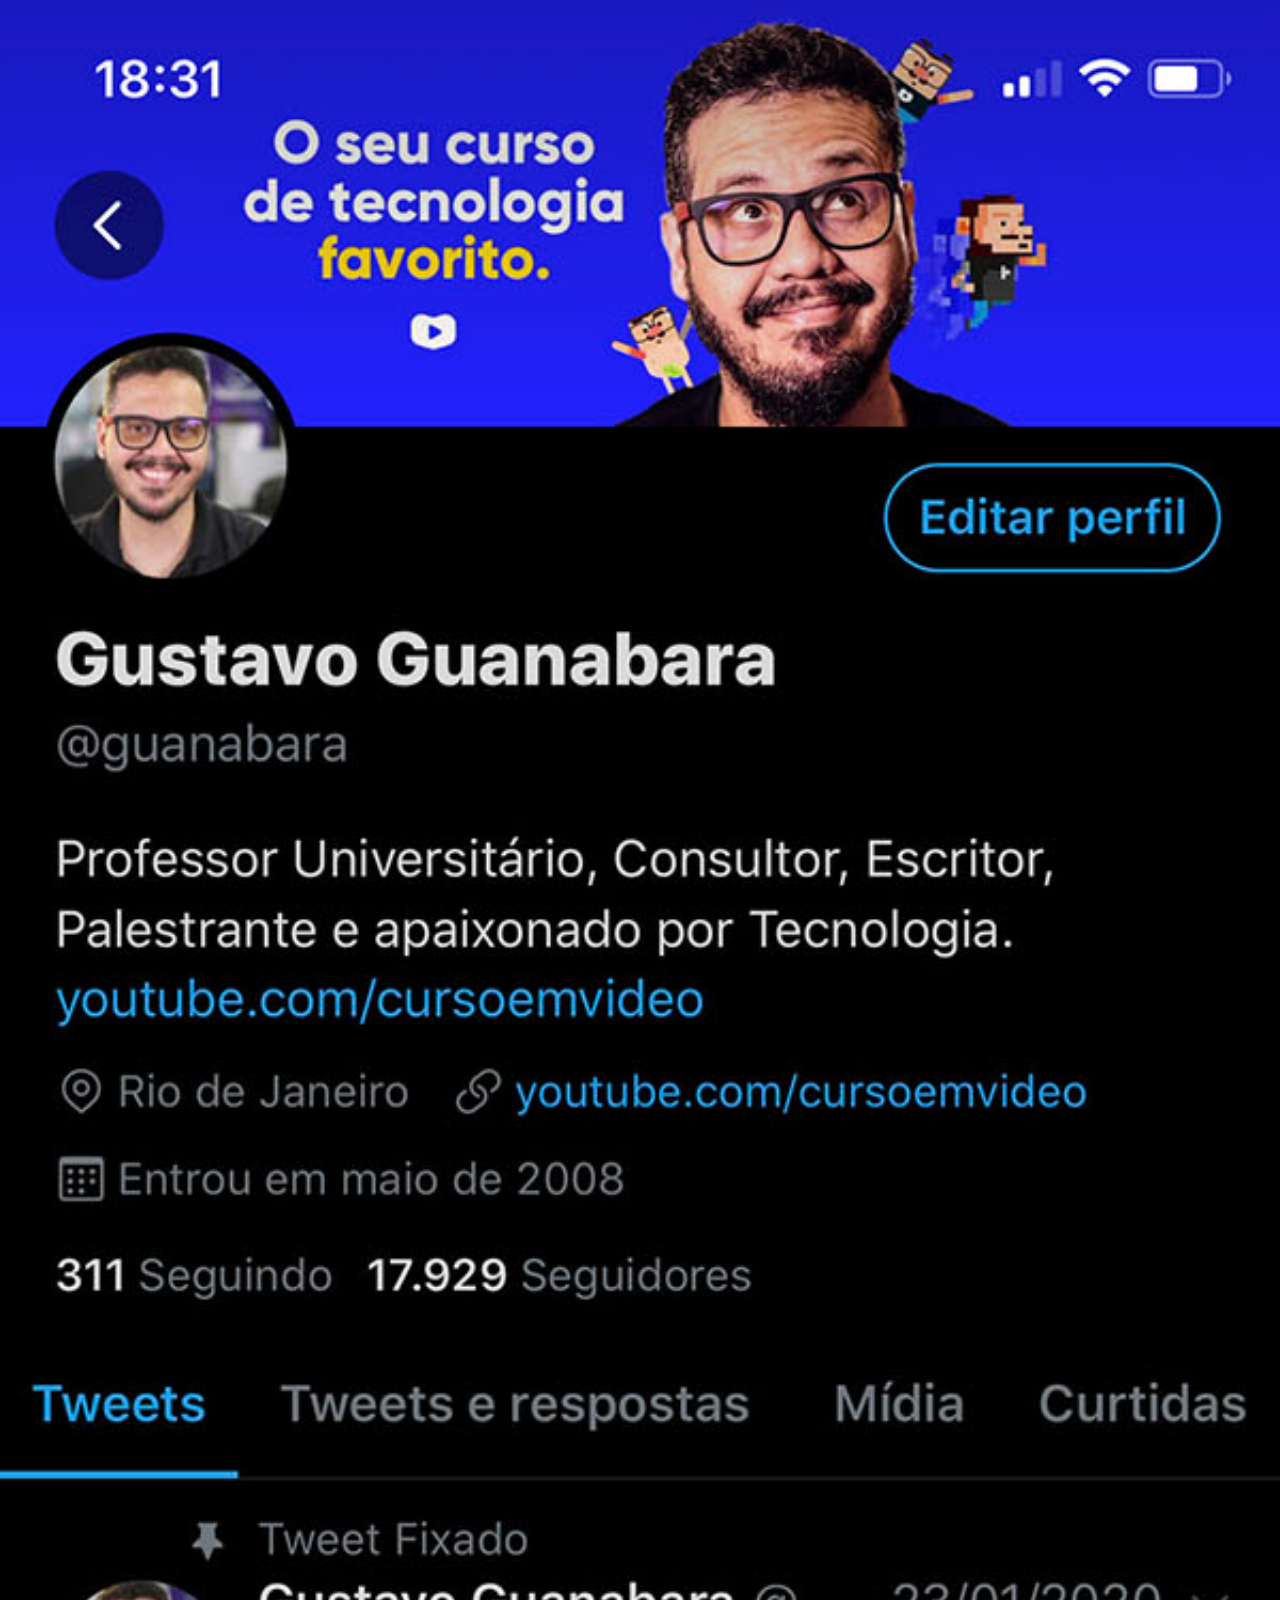
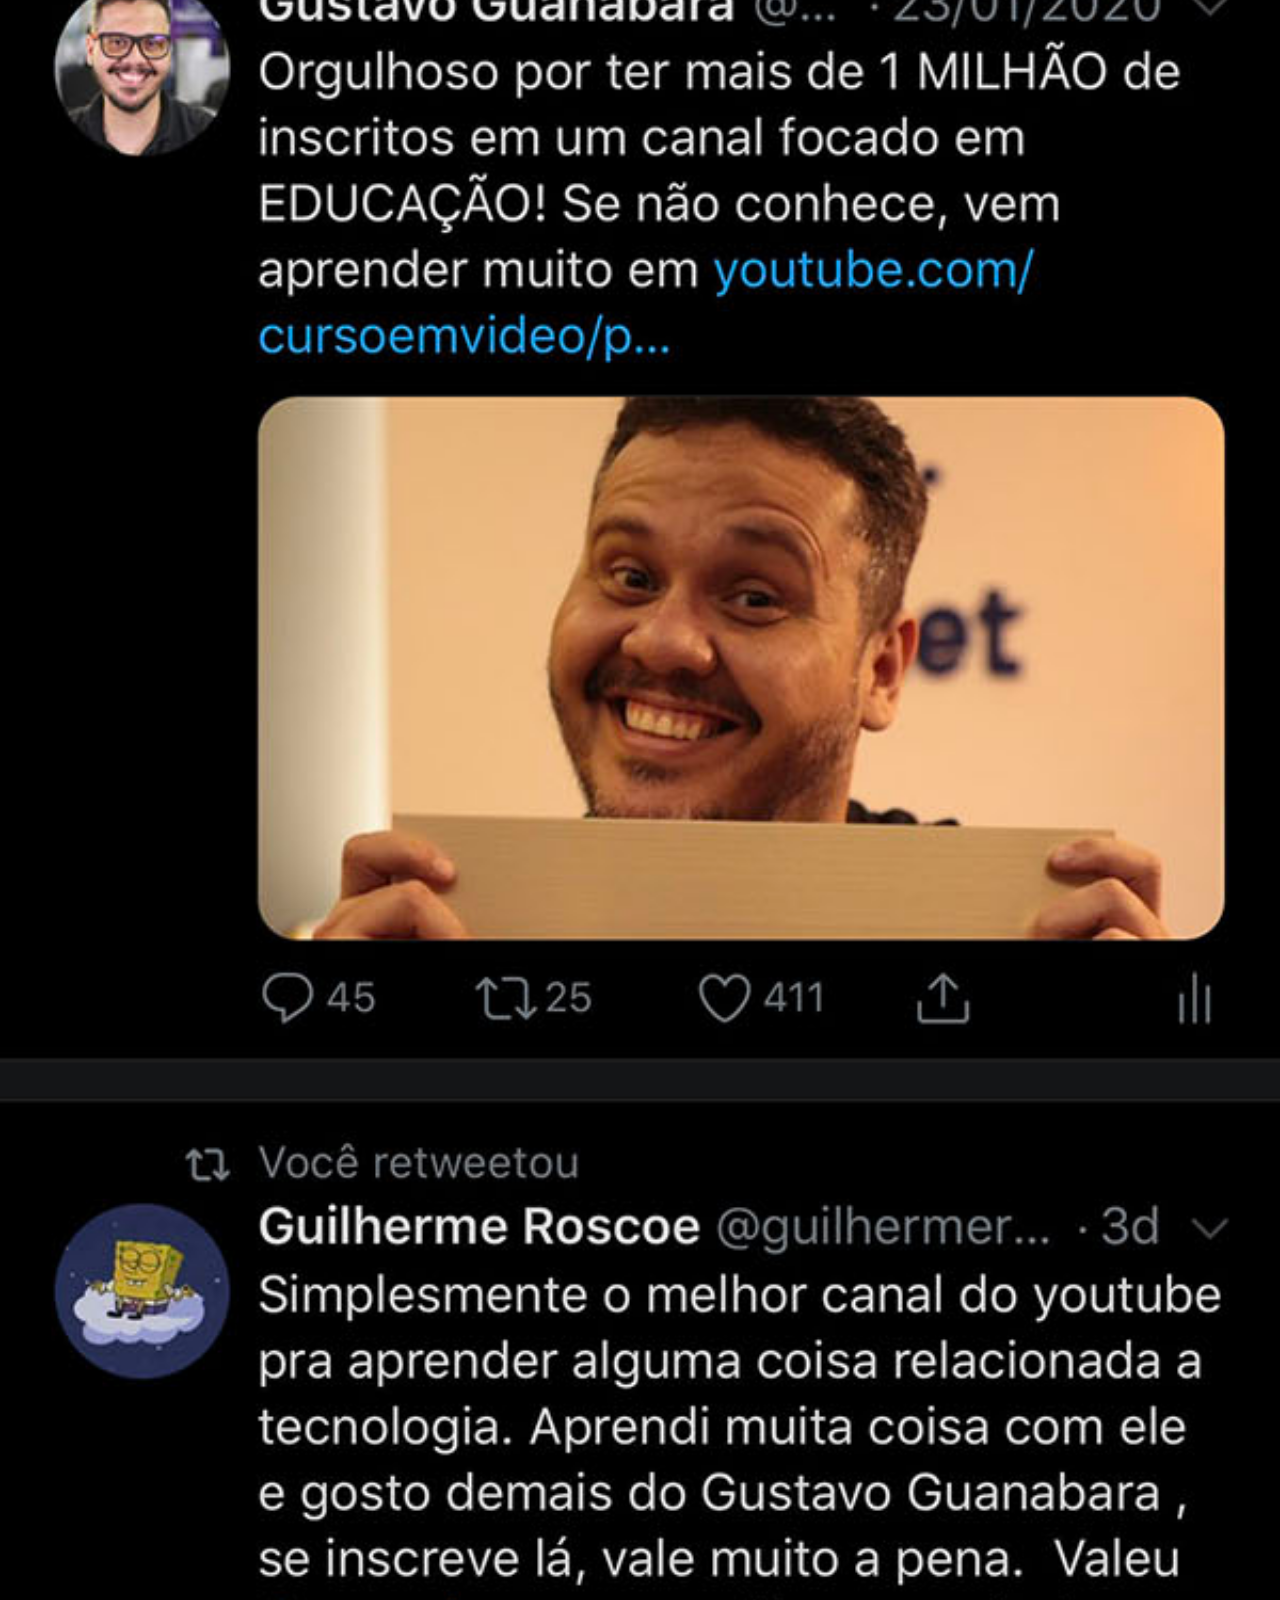
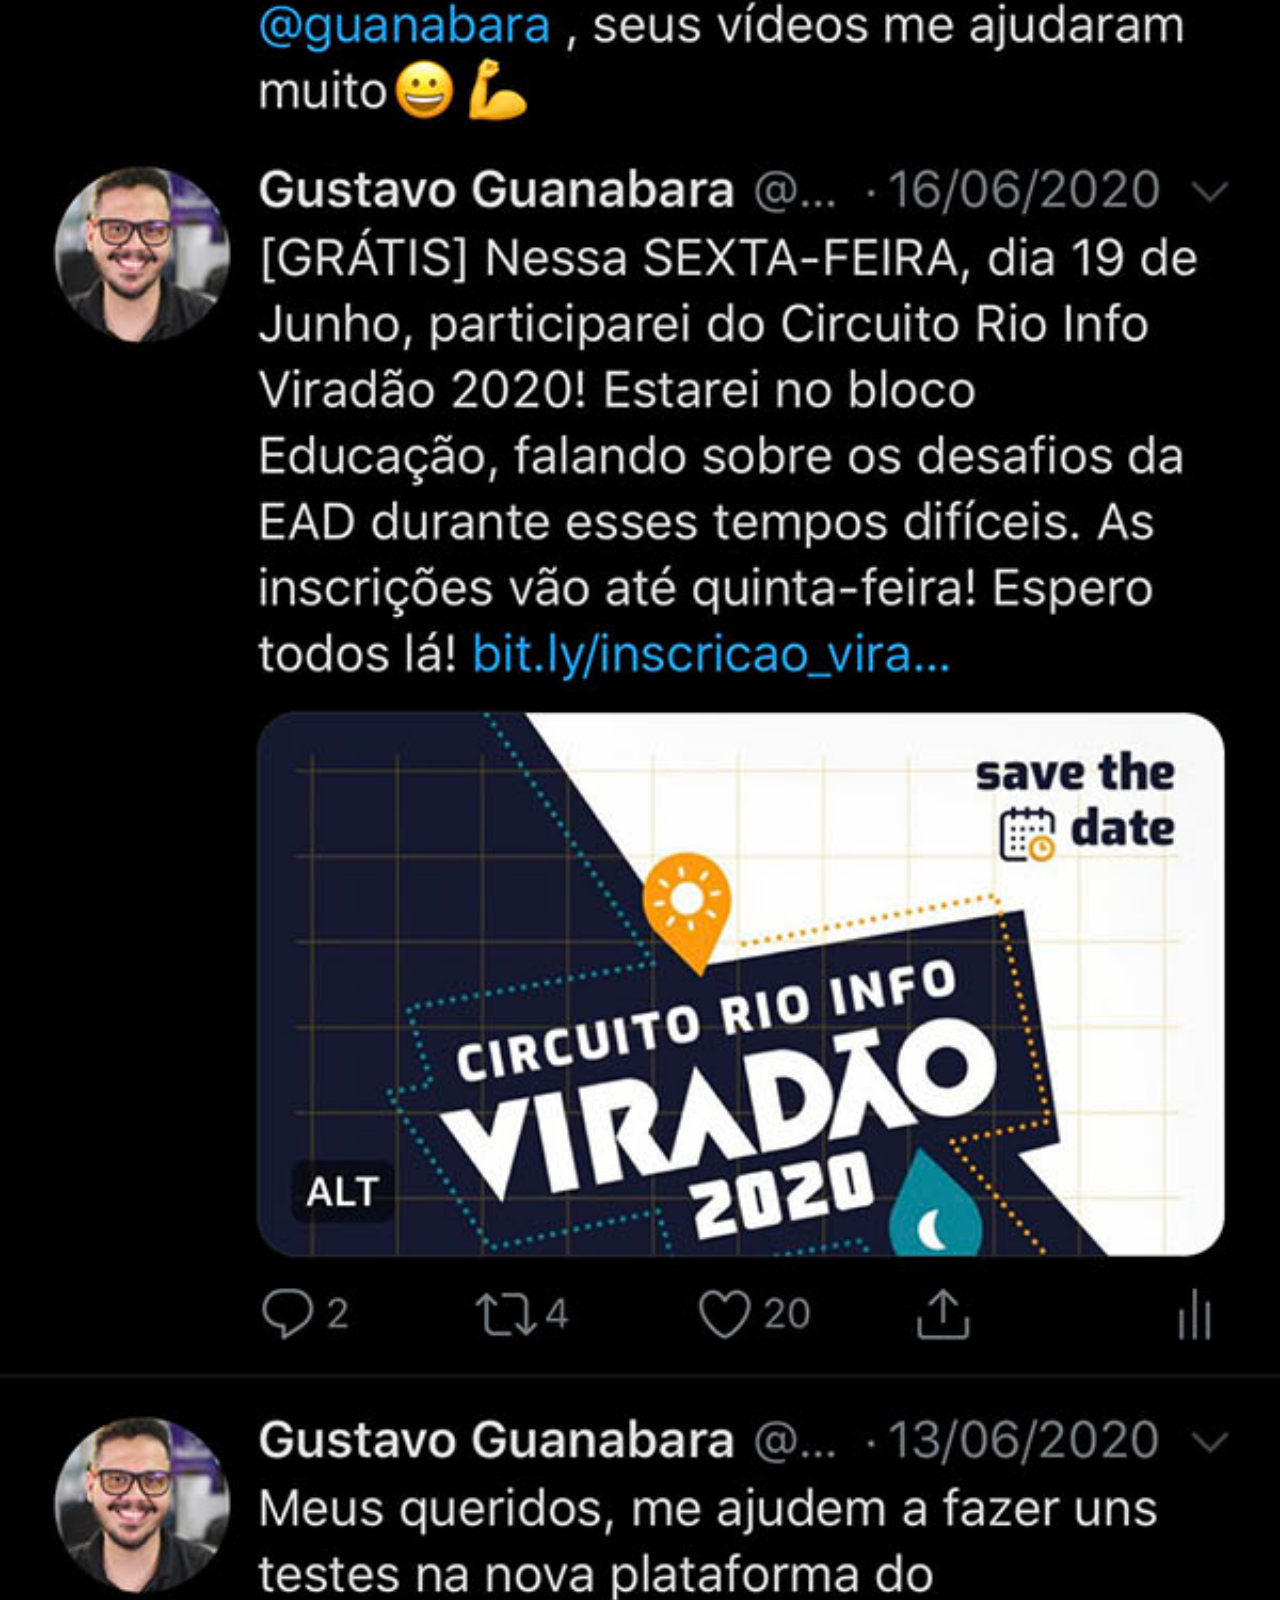
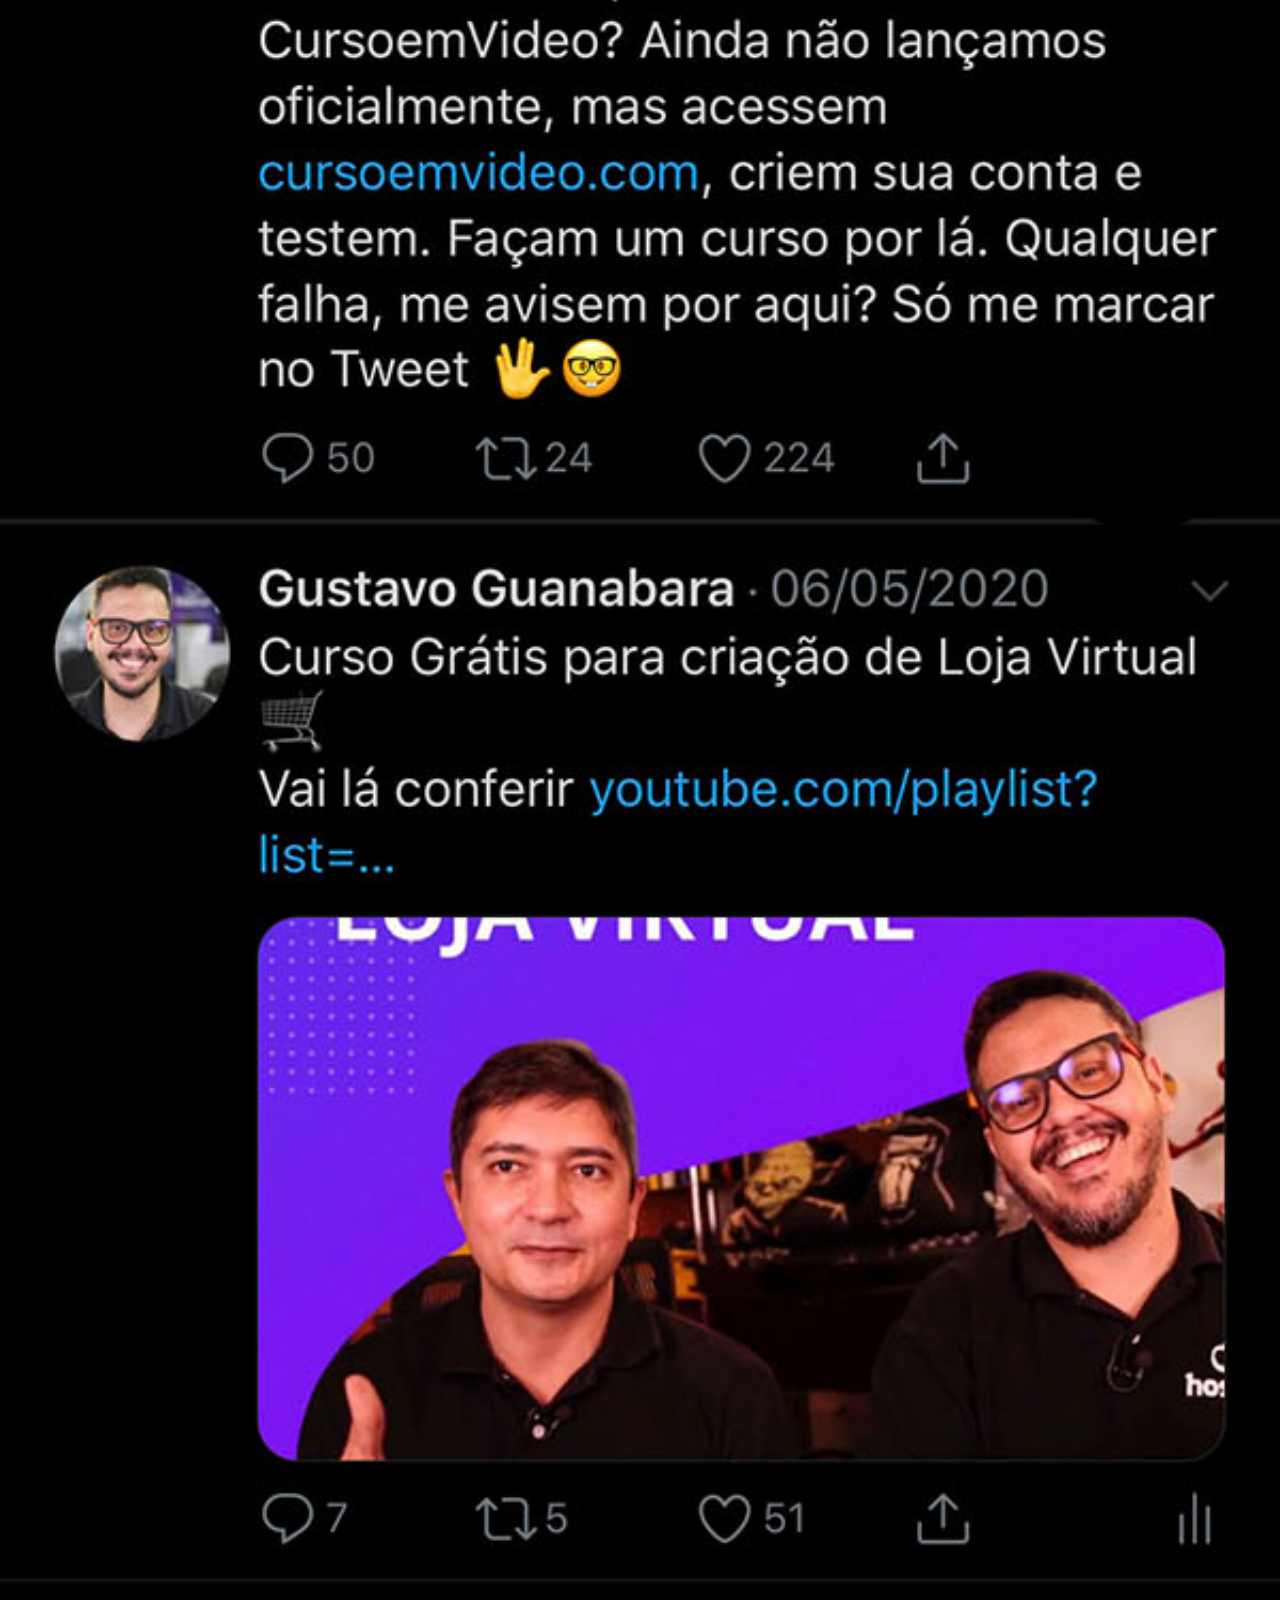
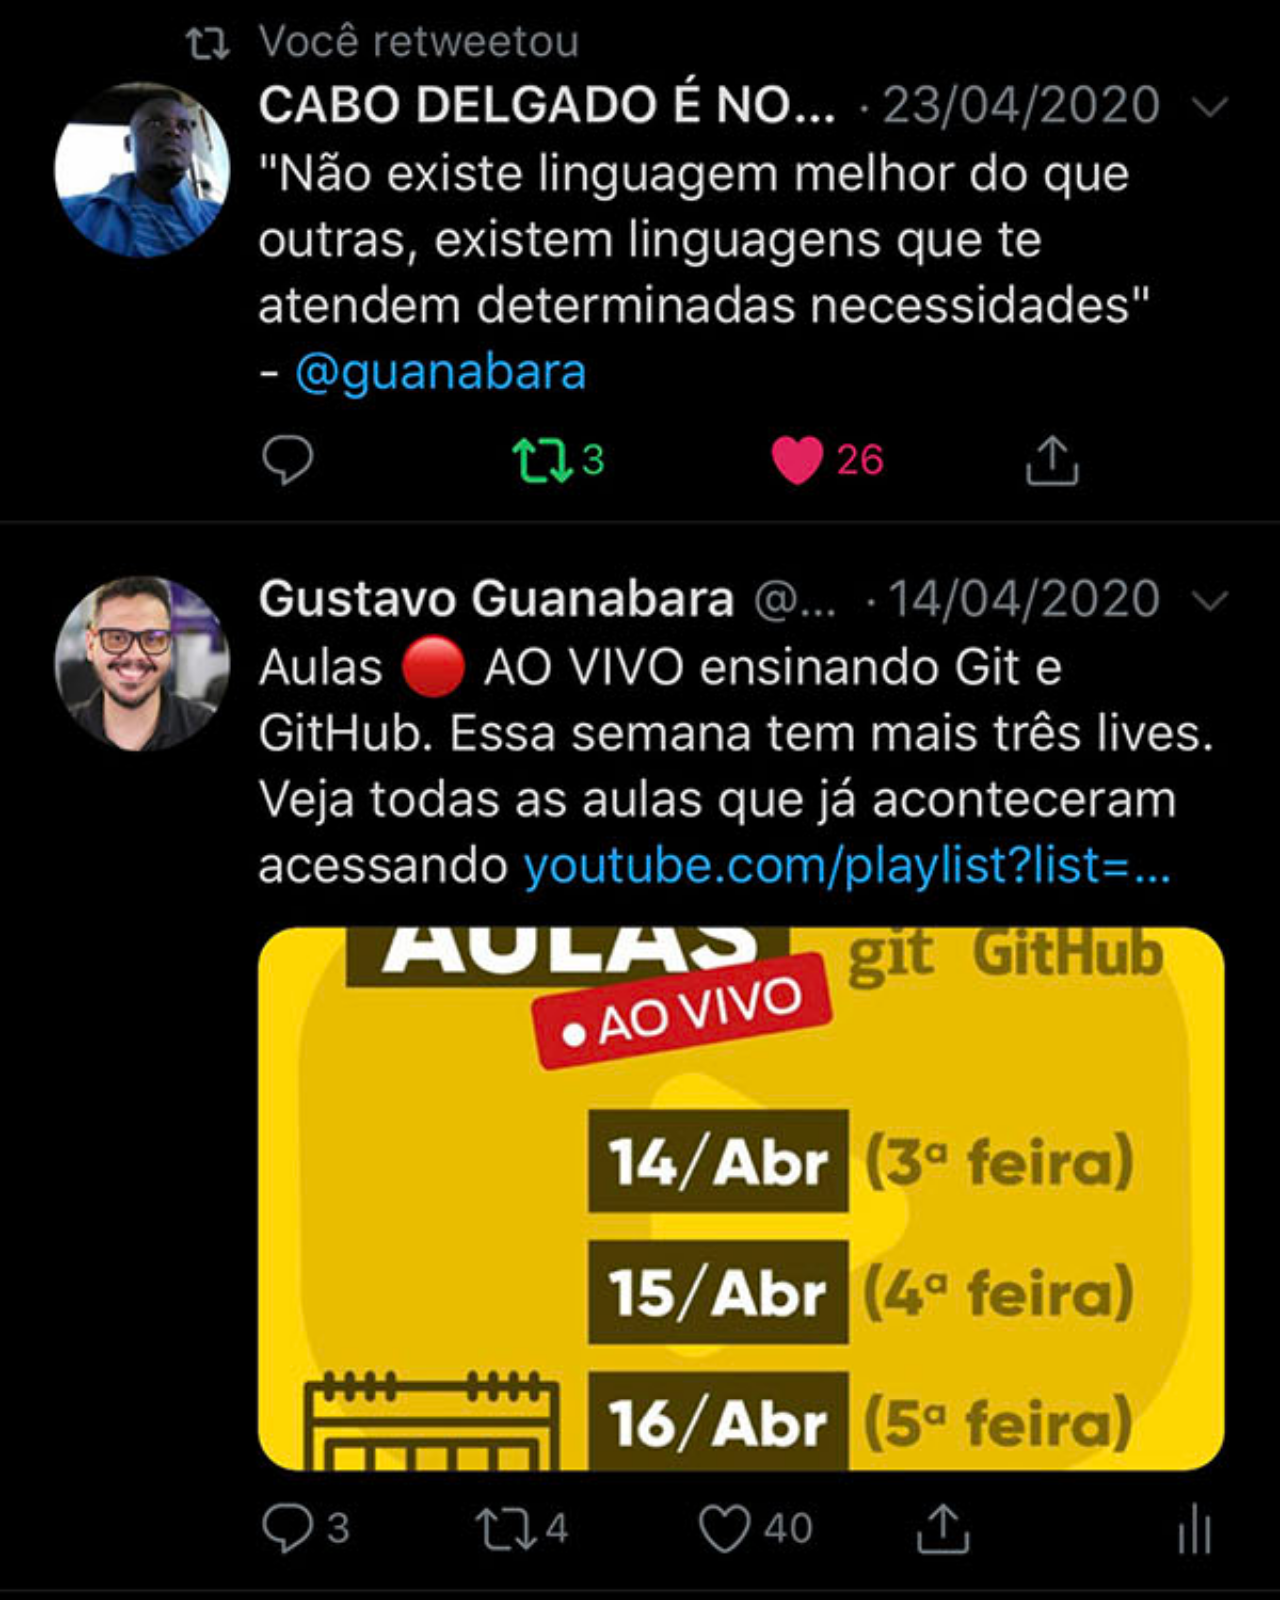
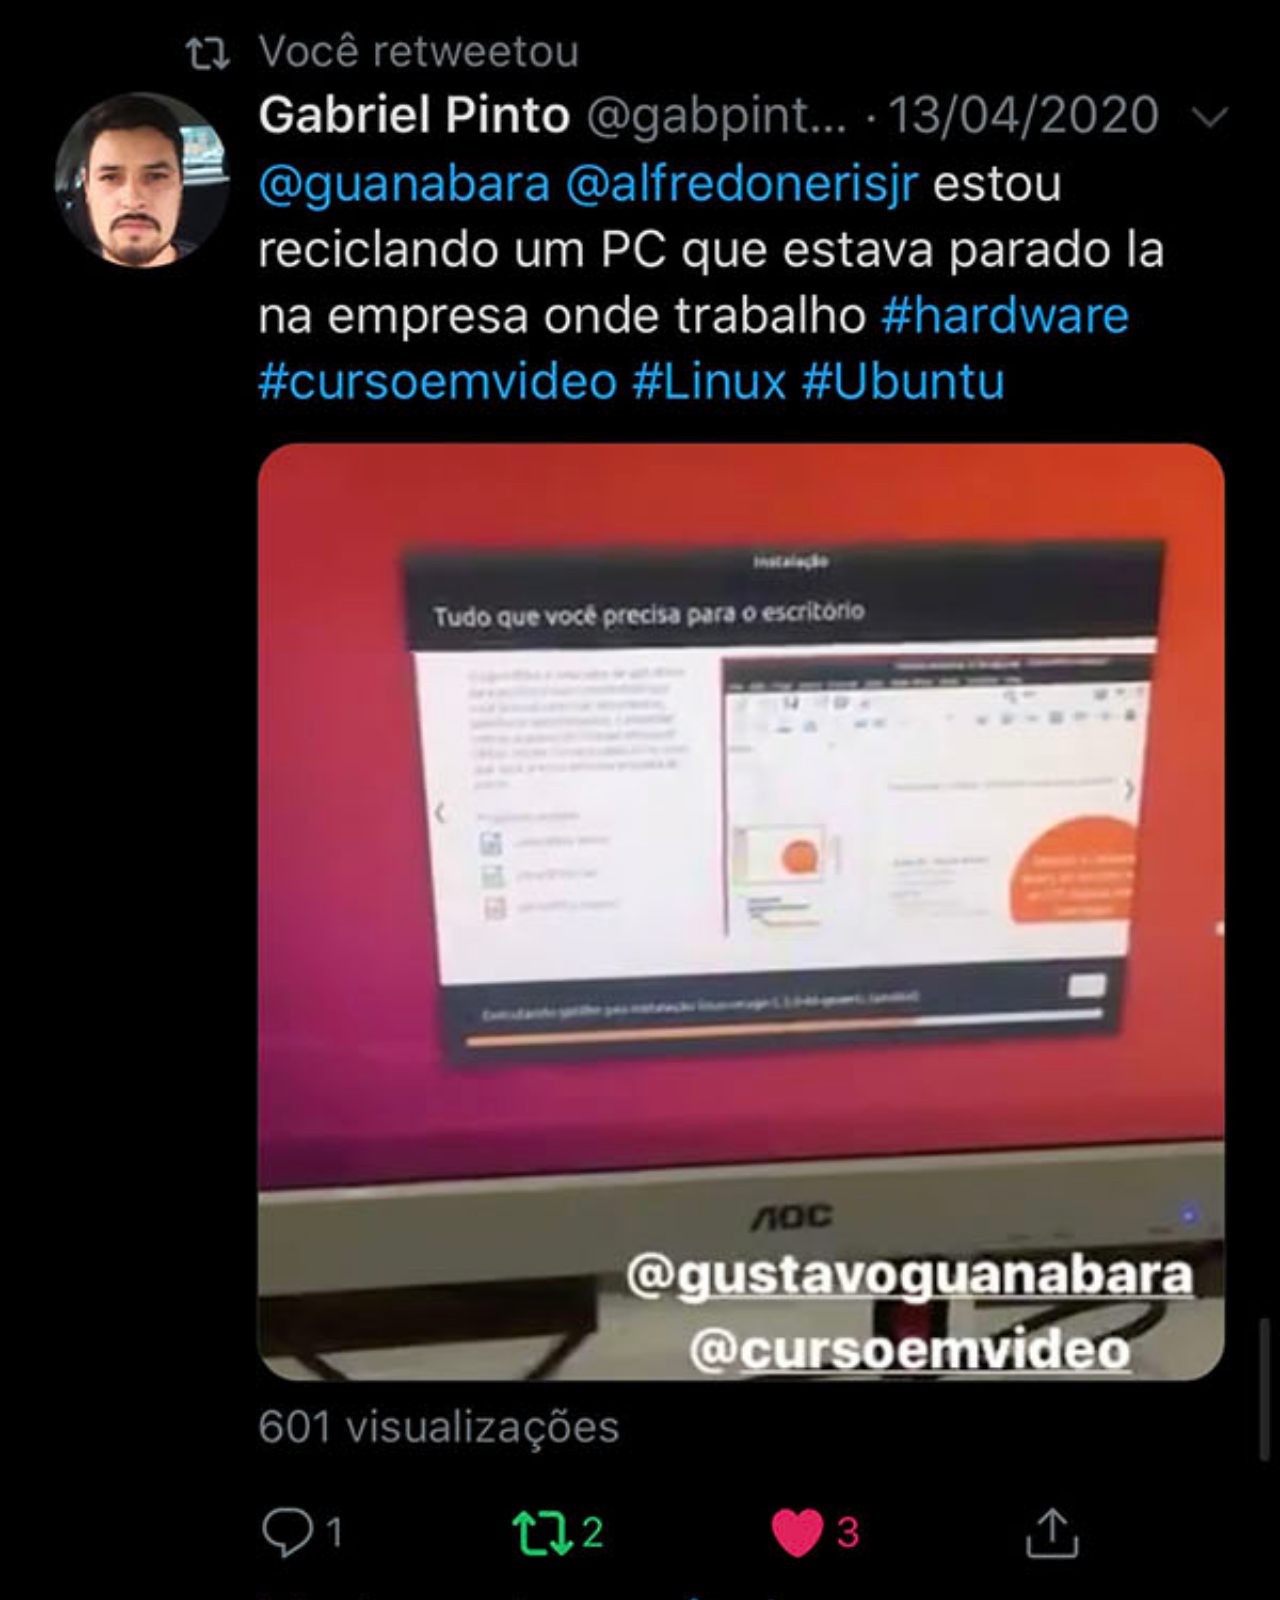
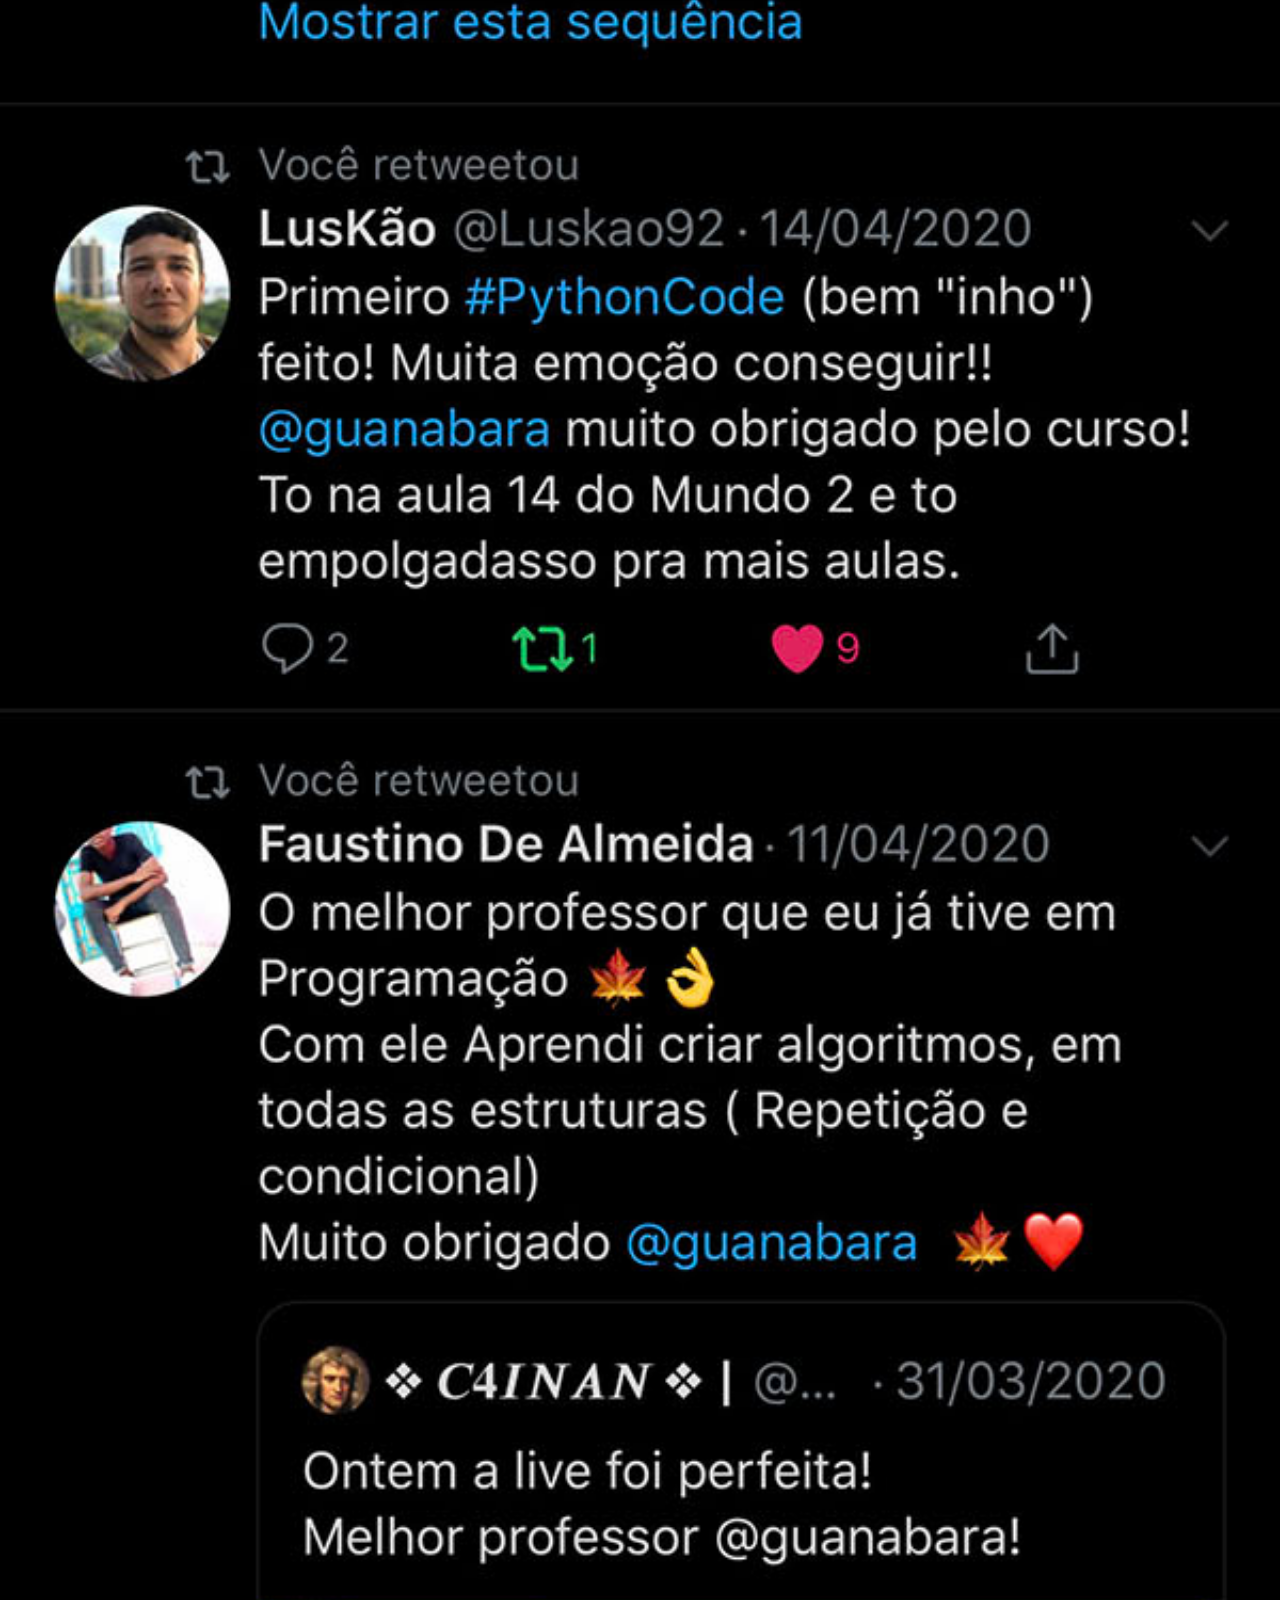
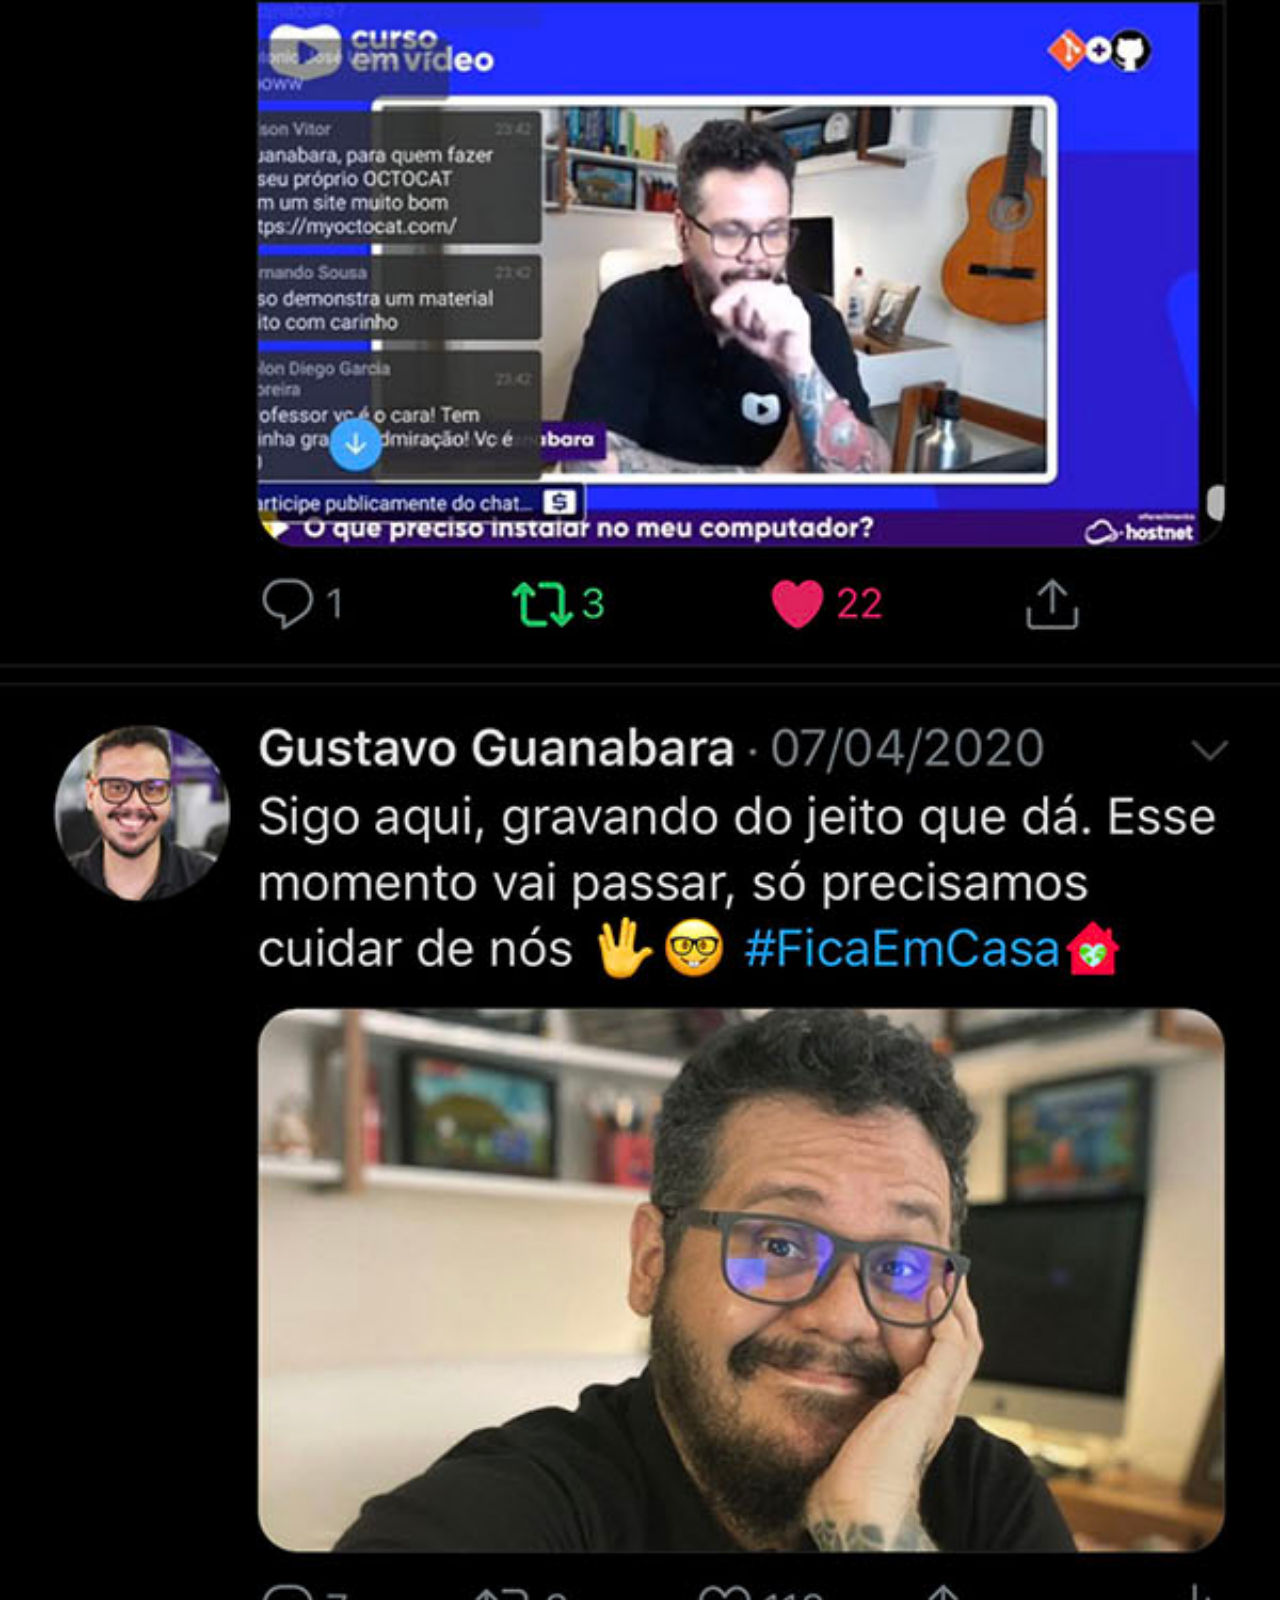
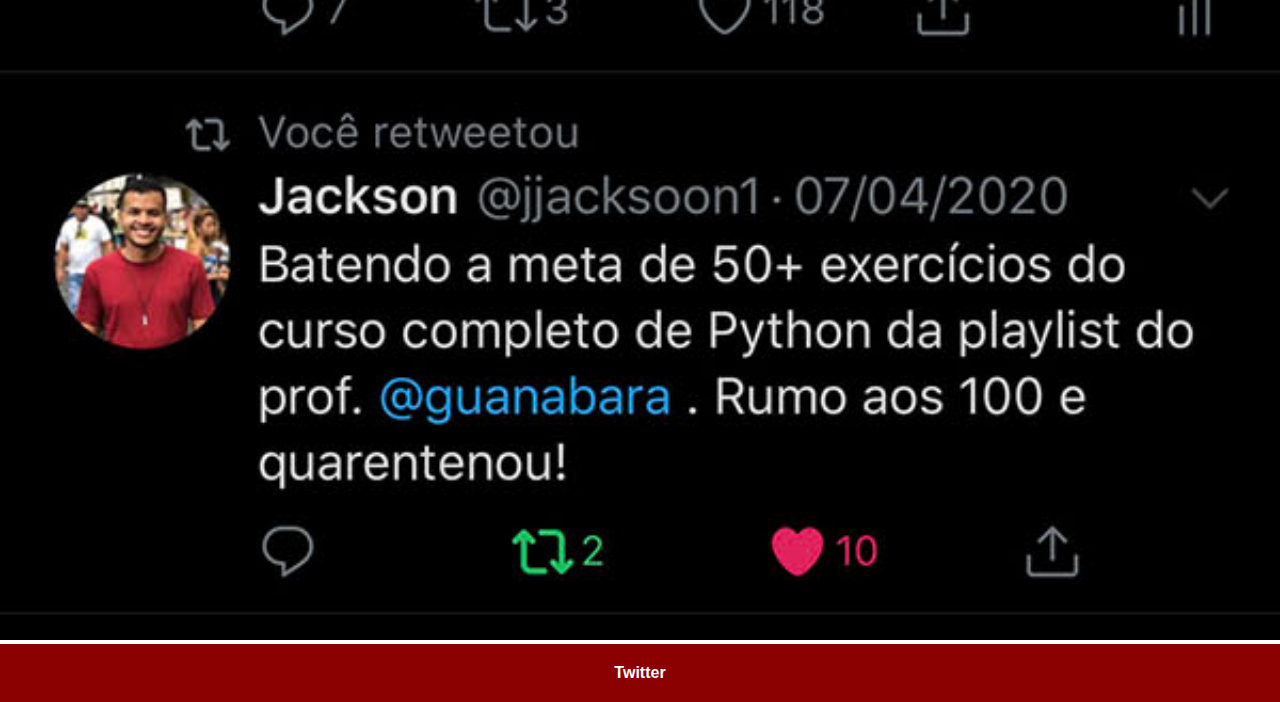
<file: twitter.html>
<!DOCTYPE html>
<html lang="pt-br">
<head>
    <meta charset="UTF-8">
    <meta http-equiv="X-UA-Compatible" content="IE=edge">
    <meta name="viewport" content="width=device-width, initial-scale=1.0">
    <title>Twitter</title>
    <link rel="stylesheet" href="estilos/social.css">
</head>
<body>
    <img src="imagens/tela-twitter.jpg" alt="Twitter">
    <a href="https://twitter.com/guanabara?ref_src=twsrc%5Egoogle%7Ctwcamp%5Eserp%7Ctwgr%5Eauthor" target="_blank">Twitter</a>
</body>
</html>
</file>
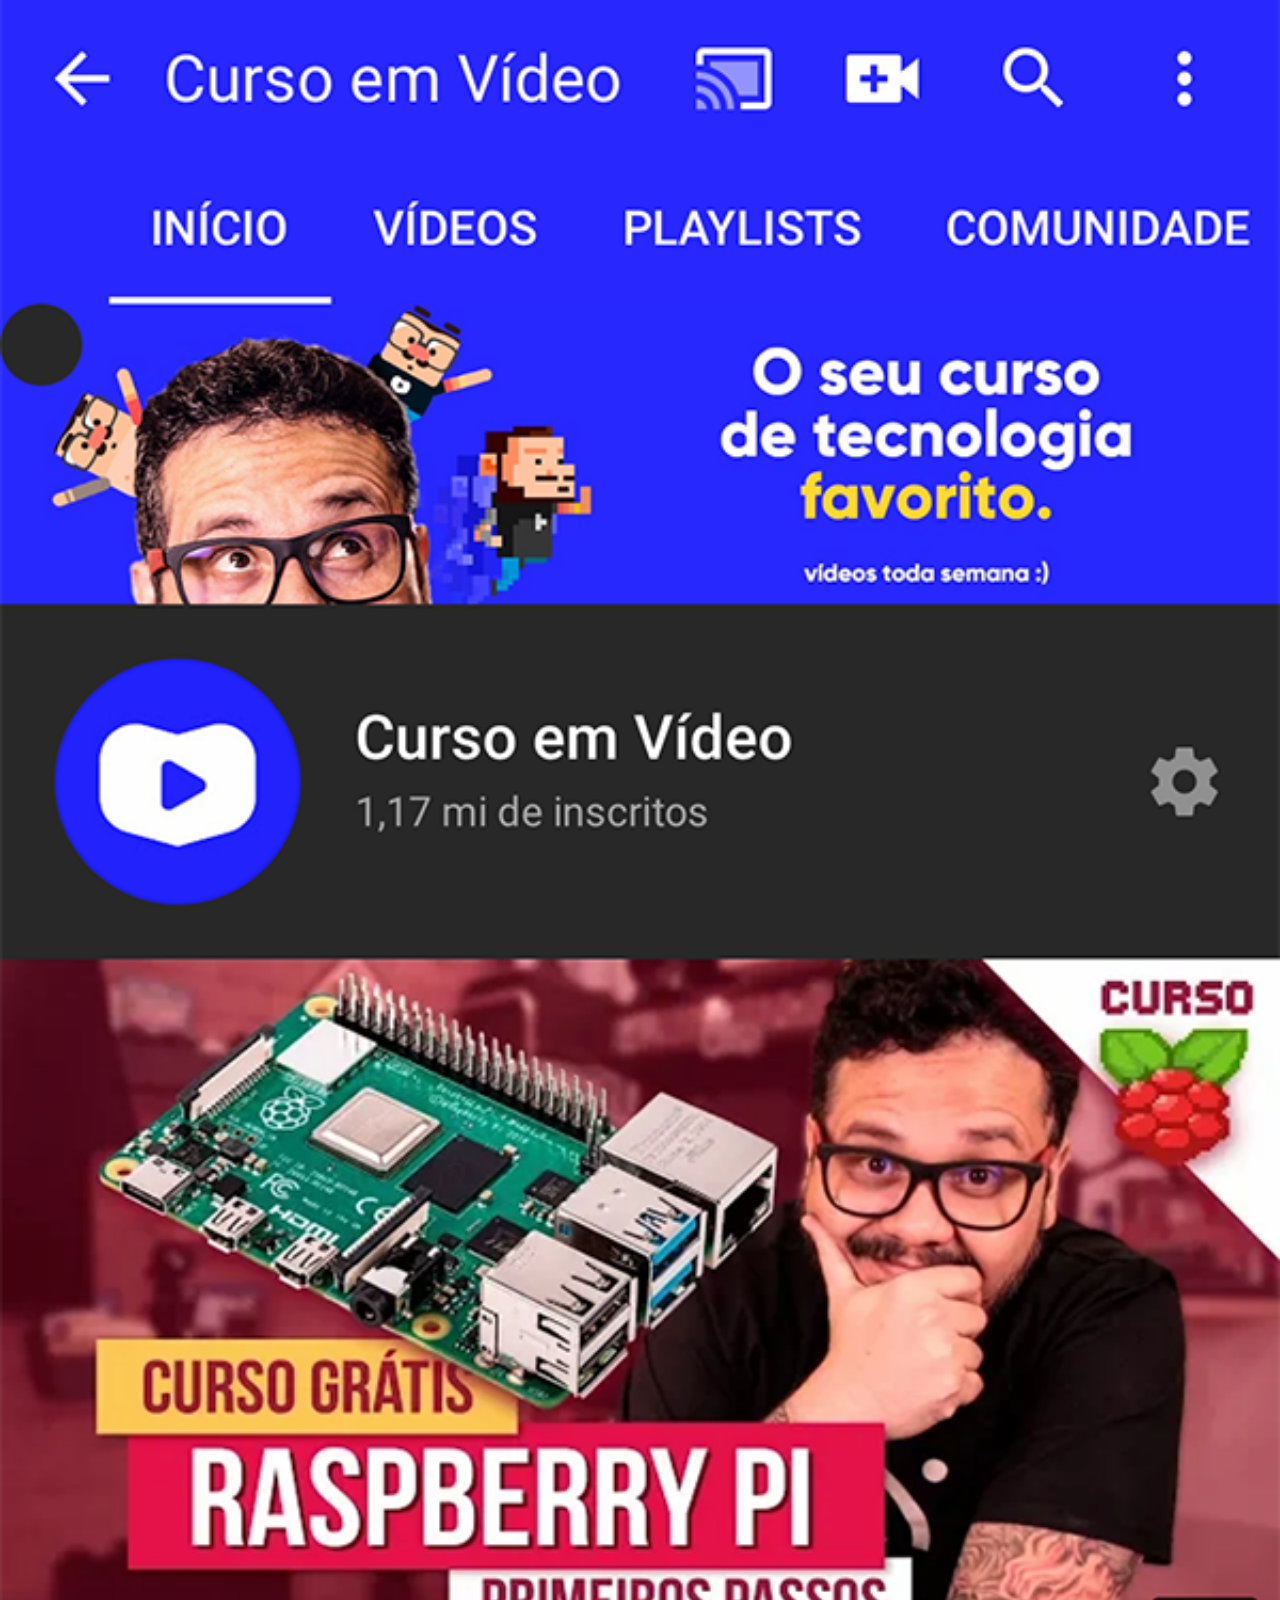
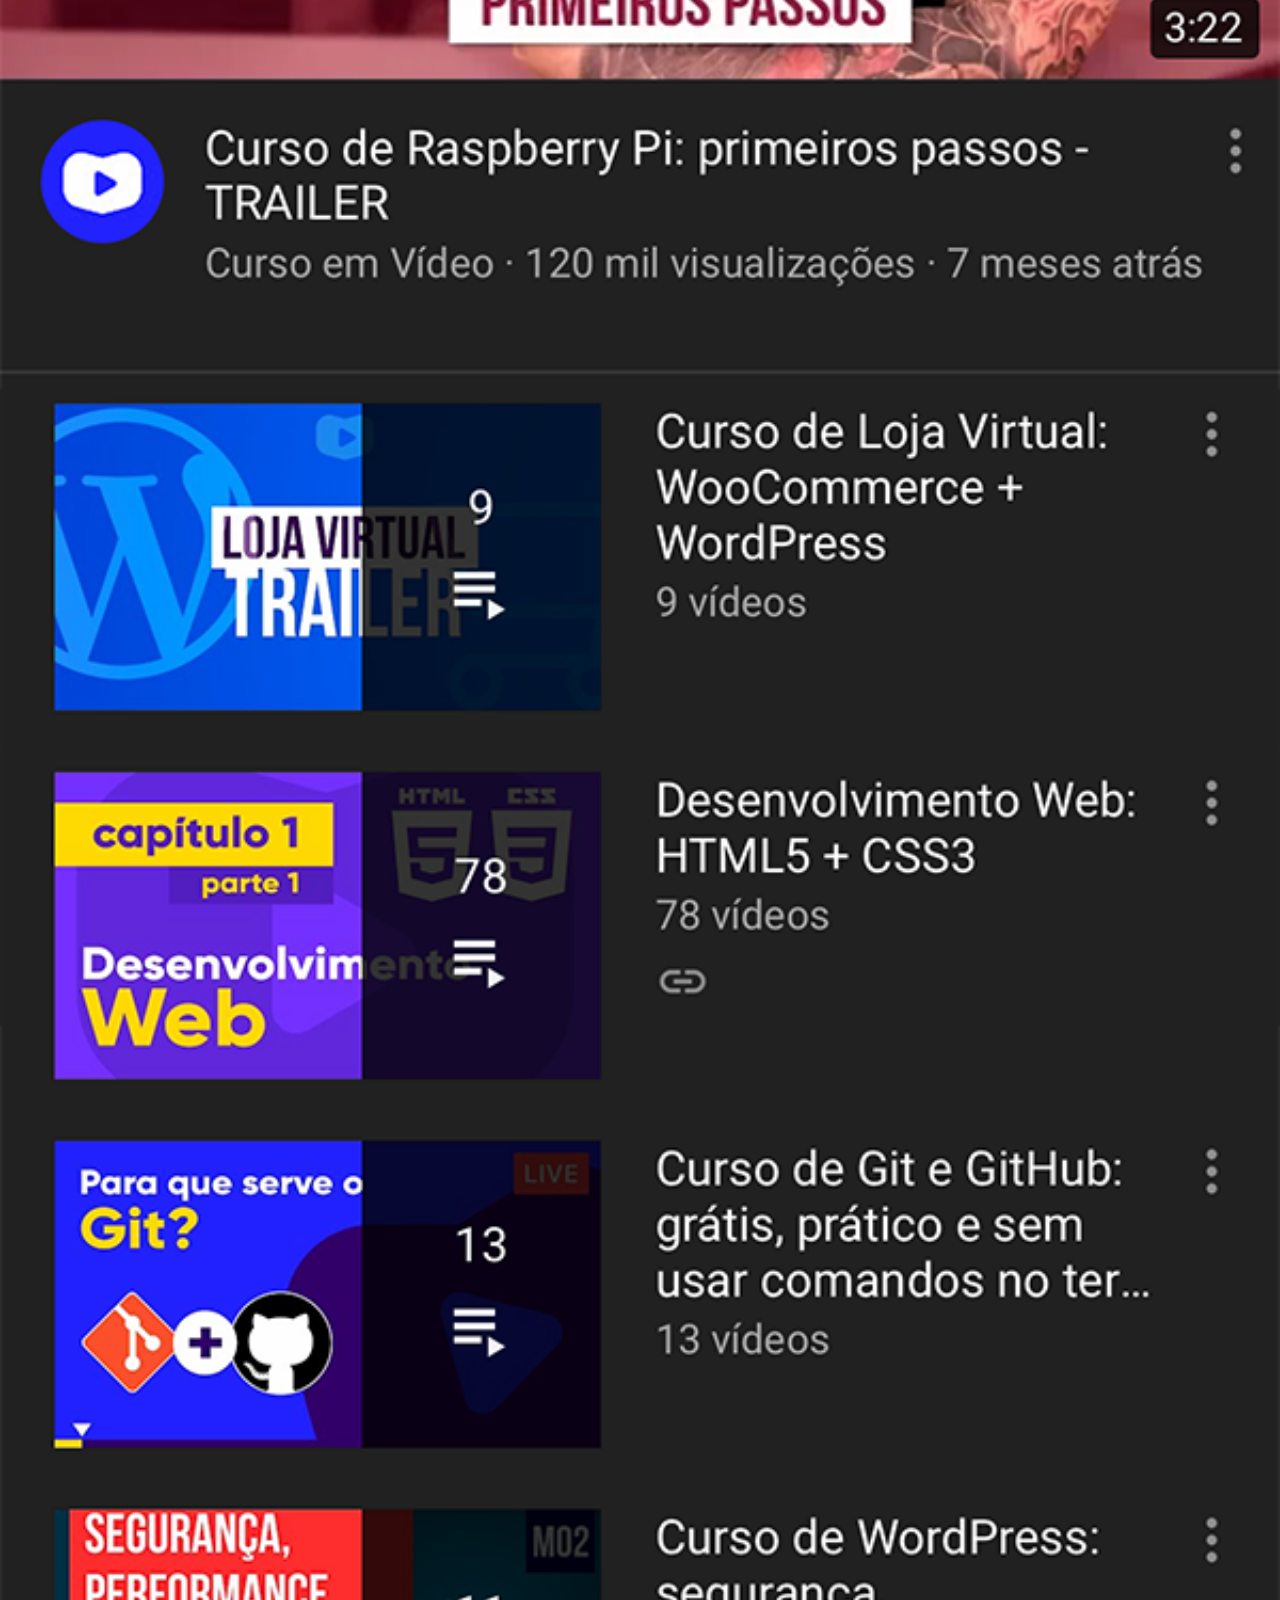
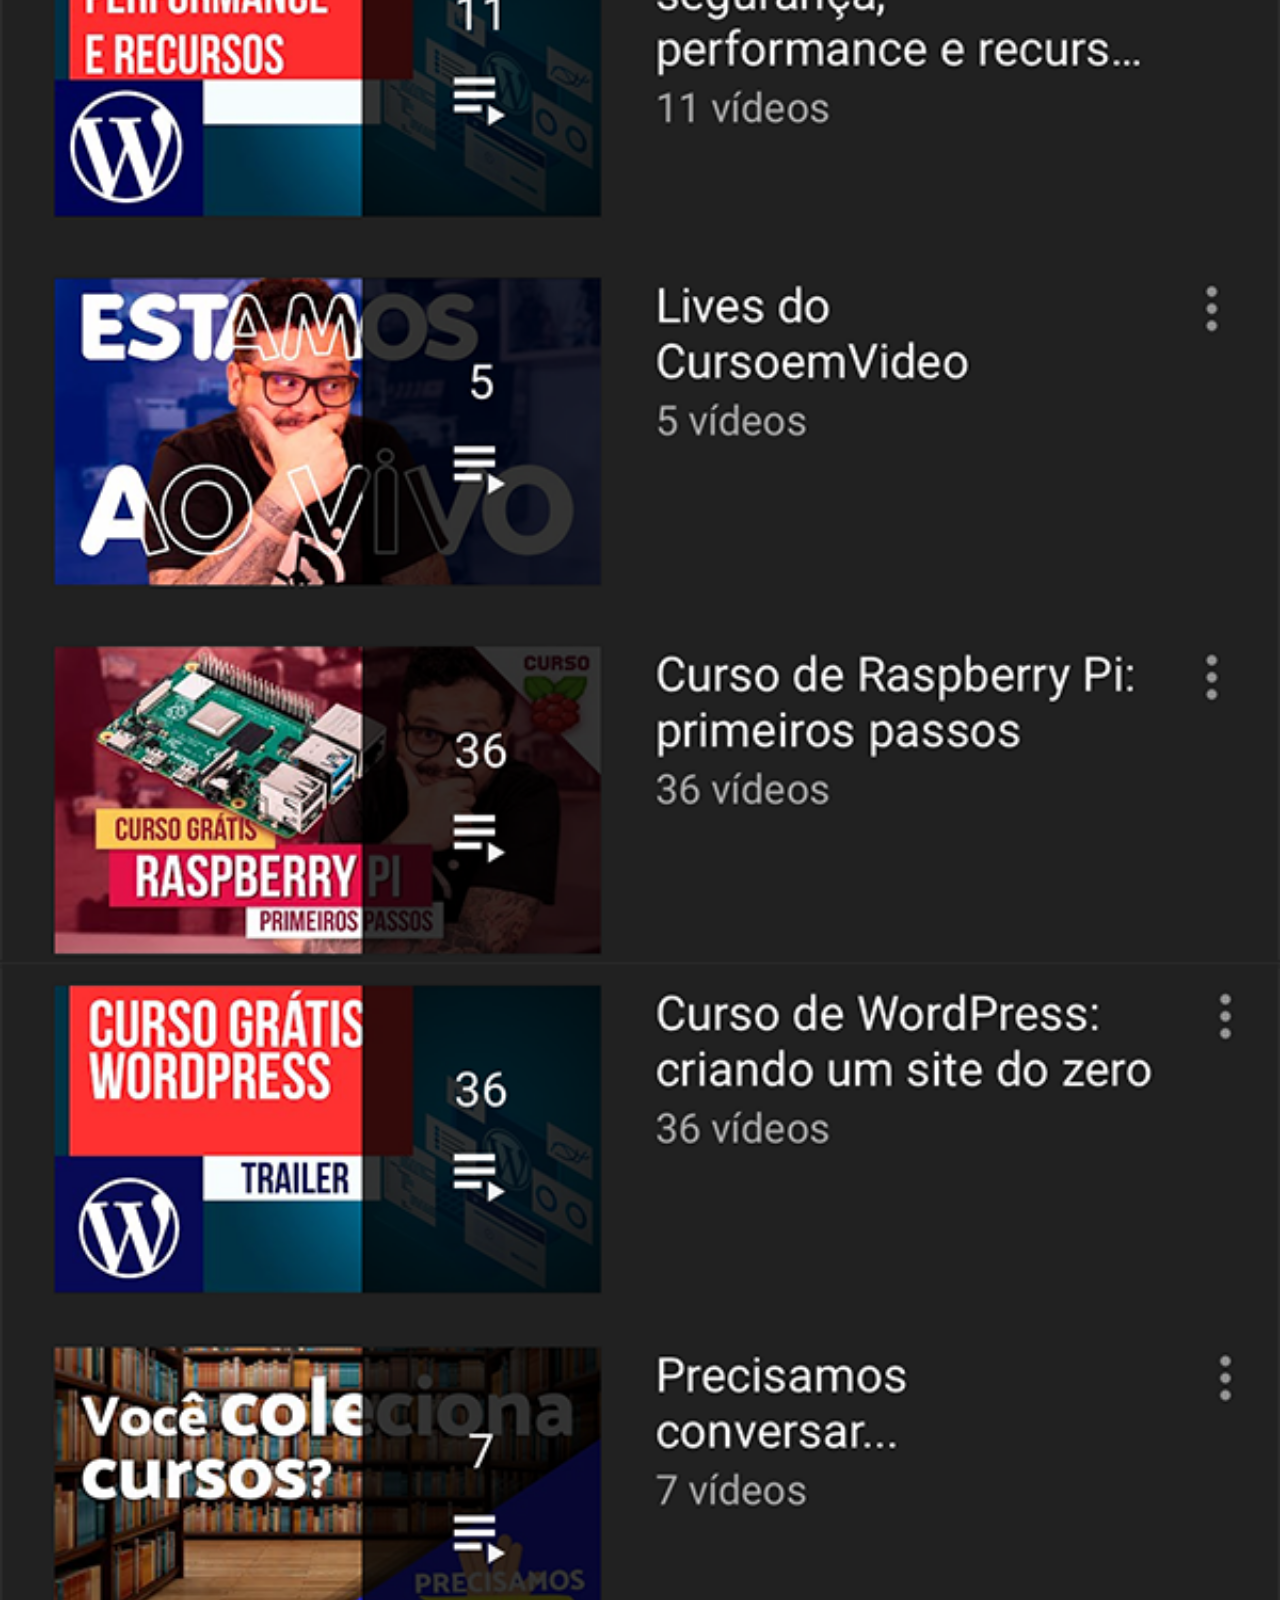
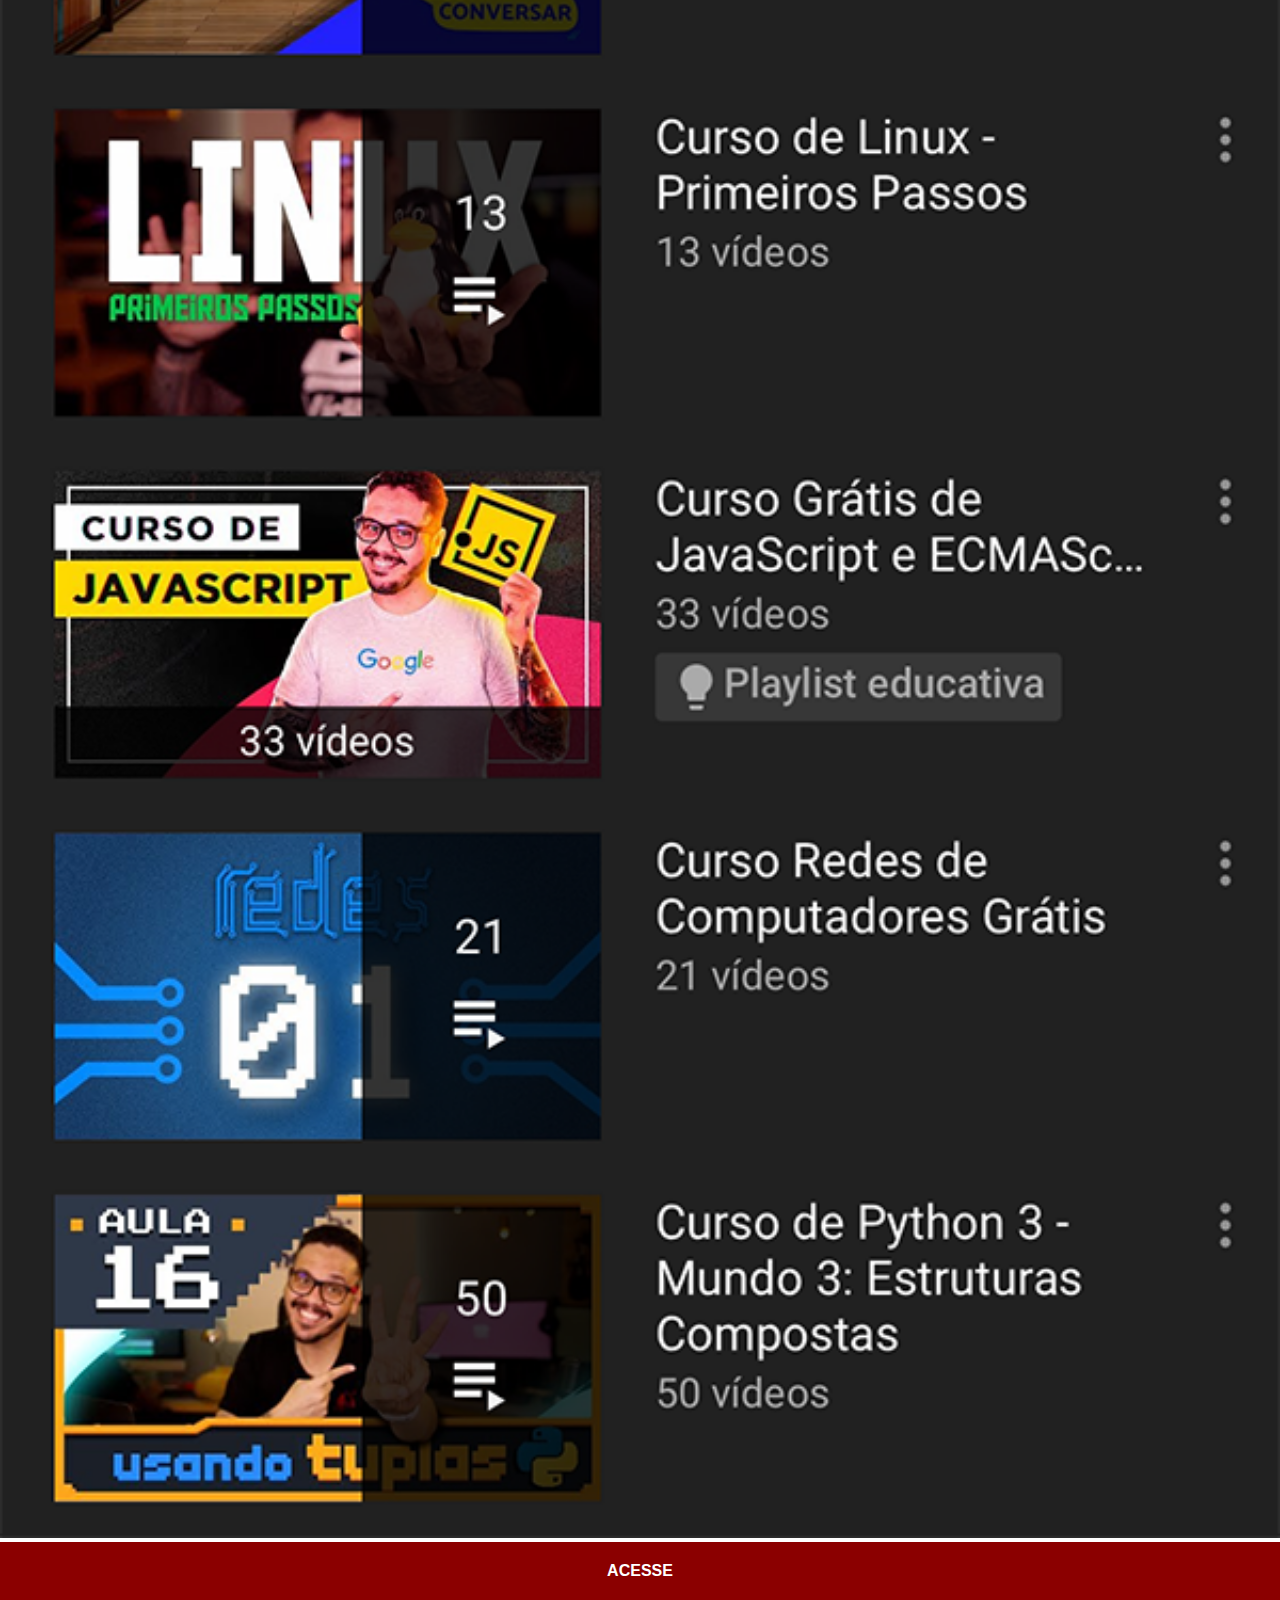
<file: youtube.html>
<!DOCTYPE html>
<html lang="pt-br">
<head>
    <meta charset="UTF-8">
    <meta http-equiv="X-UA-Compatible" content="IE=edge">
    <meta name="viewport" content="width=device-width, initial-scale=1.0">
    <title>Youtube</title>
        <link rel="stylesheet" href="estilos/social.css">
<body>
    <img src="imagens/tela-youtube.png" alt="Youtube">
    <a href="https://www.youtube.com/@CursoemVideo" target="_blank">ACESSE</a>
</body>
</html>
</file>
<file: estilos/style.css>
@charset "UTF-8";

* {
    margin: 0px;
    padding: 0px;
    font-family: Arial, Helvetica, sans-serif;
}

body, html {
    height: 100vh;
    width: 100vw;
    background-color: black;
}

body {
    background: url('../imagens/fundo-madeira.jpg') no-repeat top center;
    background-size: cover;
    background-attachment: fixed;
    
}

main {
    height: 100vh;
    position: relative;
    
}

section#telefone {
    height: 627px;
    width: 311px;
    
    background: url(../imagens/frame-iphone.png) no-repeat;
    


    top: 50%;
    left: 50%;
    transform: translate(-50%, -50%);
    position: absolute;
}

iframe#tela {
    position: relative;
    top: 80px;
    left: 22px;
    width: 267px;
    height: 471px;
}

section#redes-sociais{
    text-align: right;
}

section#redes-sociais img {
    width: 50px ;
    margin: 10px;
    border-radius: 50%;
    box-shadow: 2px 2px 5px rgba(0, 0, 0, 0.400);
    box-sizing: border-box;
}

section#redes-sociais img:hover {
    border: 2px solid rgba(255, 255, 255, 0.637);
    transform: translate(-3px, -3px);
    box-shadow: 5px 5px 10px rgba(0, 0, 0, 0.623);
    transition: transform 0.3s;
}
</file>
<file: estilos/social.css>
@charset "UTF-8";

*{
    margin: 0px;
    padding: 0px;
    font-family: Arial, Helvetica, sans-serif;
}

::-webkit-scrollbar {
    width: 0px;
    height: 0px;
}

img {
    width: 100vw;
}

a {
    display: block;
    background-color: darkred;
    color: white;
    padding: 20px;
    text-align: center;
    font-weight: bolder;
    text-decoration: none;
}

a:hover {
    background-color: red;
}
</file>
